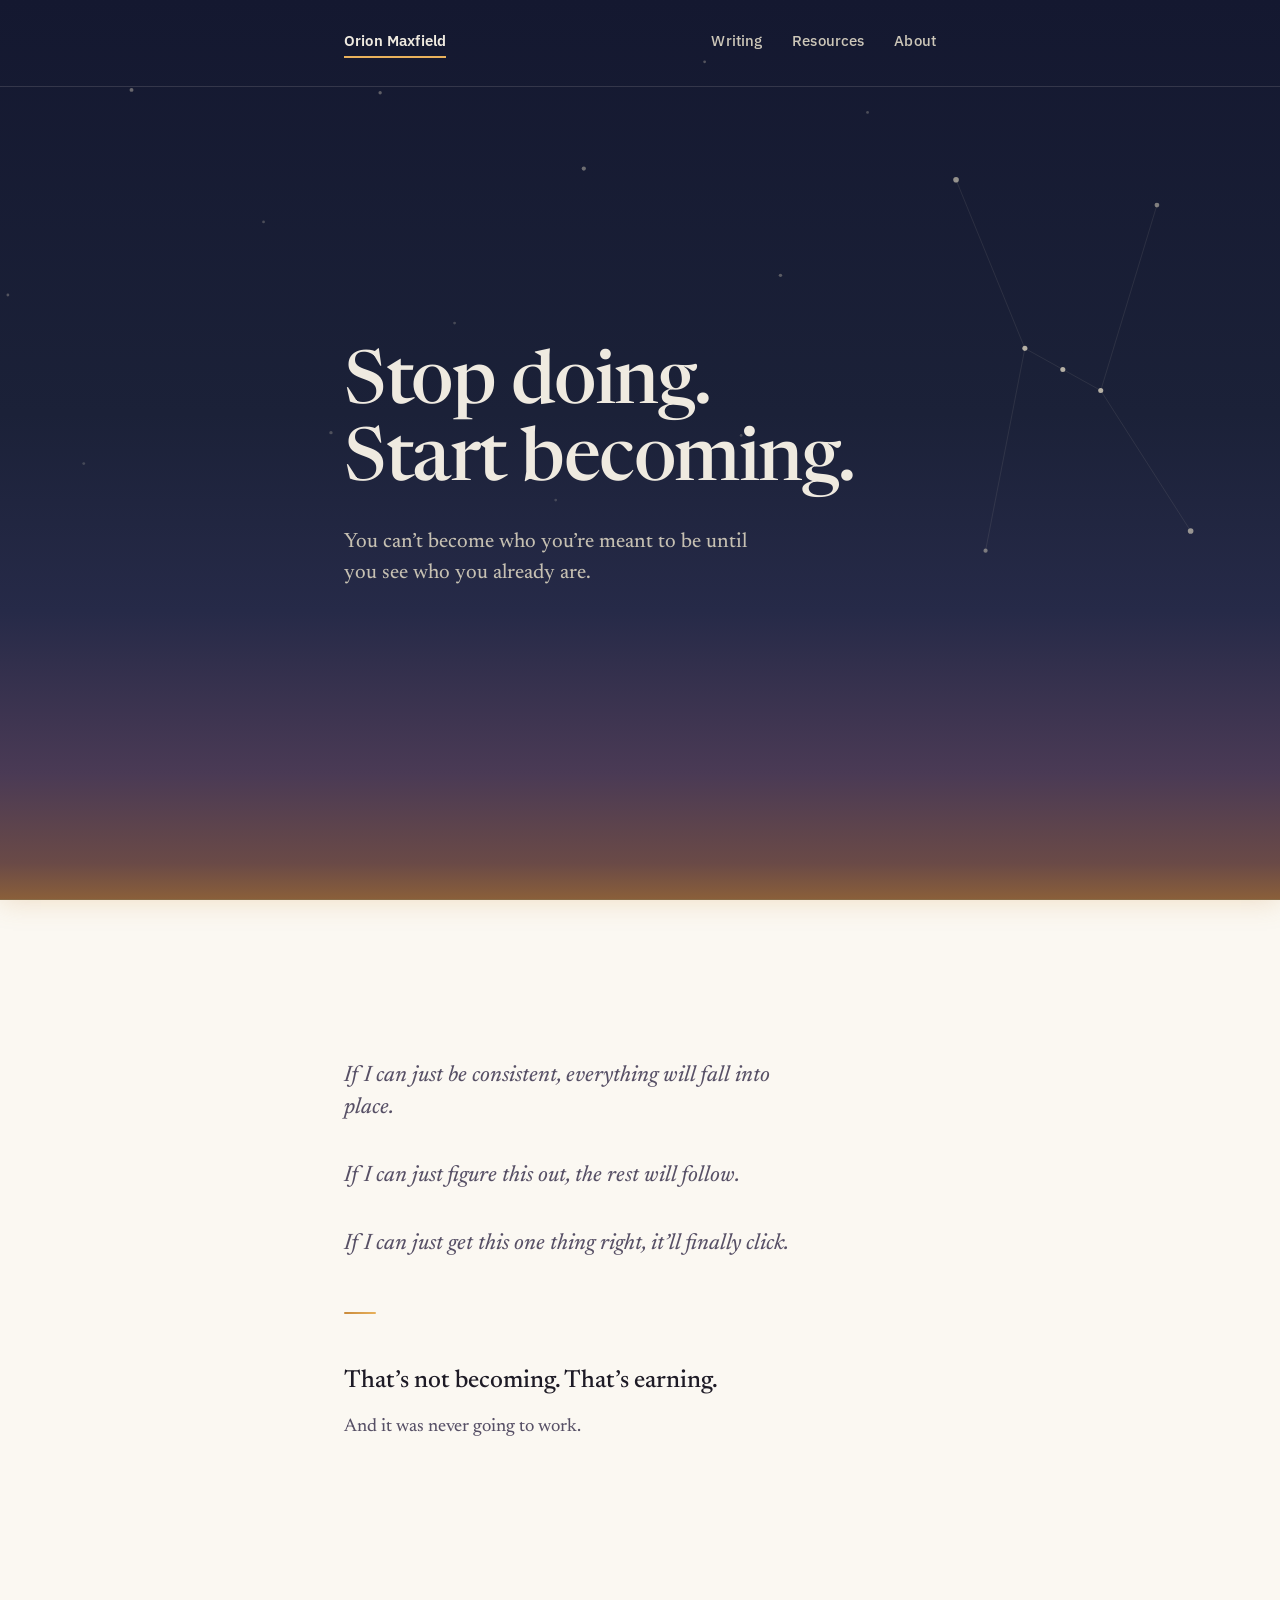
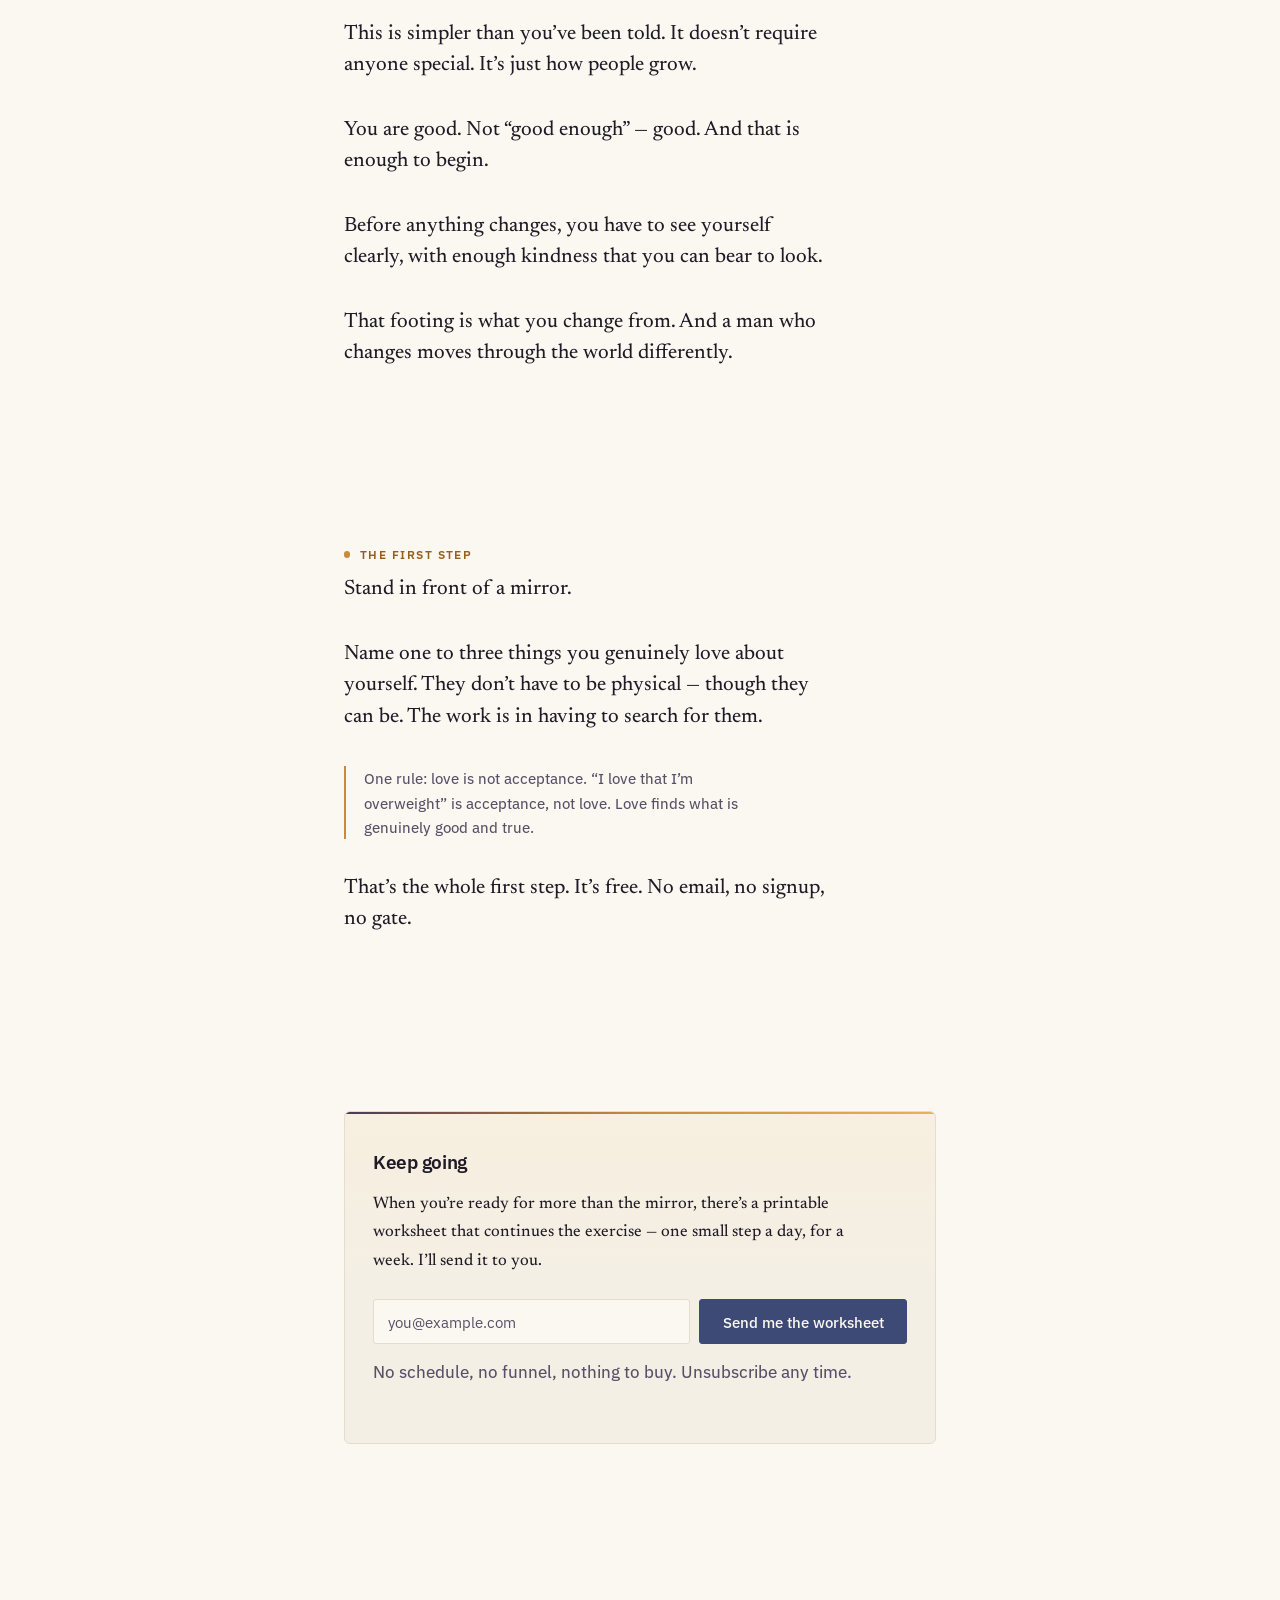
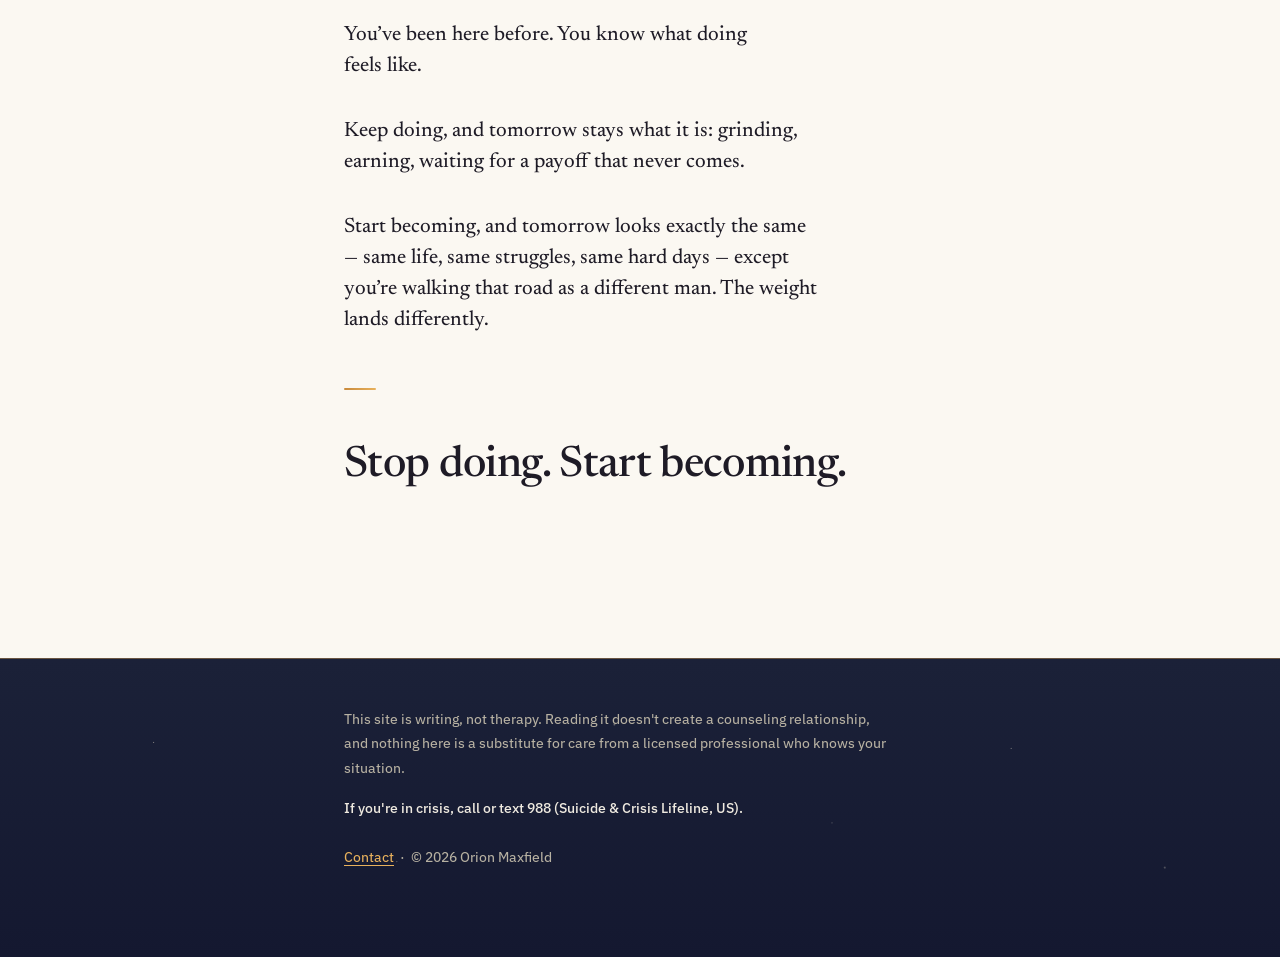
<file: index.html>
<!DOCTYPE html>
<html lang="en">
<head>
  <meta charset="utf-8">
  <meta name="viewport" content="width=device-width, initial-scale=1">
  <meta name="color-scheme" content="light dark">
  <title>Orion Maxfield</title>
  <meta name="description" content="Stop doing. Start becoming. You can't become who you're meant to be until you see who you already are.">
  <link rel="canonical" href="https://orionmaxfield.github.io/">
  <meta property="og:type" content="website">
  <meta property="og:site_name" content="Orion Maxfield">
  <meta property="og:title" content="Orion Maxfield">
  <meta property="og:description" content="Stop doing. Start becoming. You can't become who you're meant to be until you see who you already are.">
  <meta property="og:url" content="https://orionmaxfield.github.io/">
  <meta name="twitter:card" content="summary">
  <meta name="theme-color" content="#1B2138">
  <link rel="icon" href="favicon.svg" type="image/svg+xml">
  <link rel="preconnect" href="https://fonts.googleapis.com">
  <link rel="preconnect" href="https://fonts.gstatic.com" crossorigin>
  <link href="https://fonts.googleapis.com/css2?family=IBM+Plex+Sans:wght@400;500;600&family=Newsreader:ital,opsz,wght@0,6..72,400;0,6..72,500;1,6..72,400&display=swap" rel="stylesheet">
  <link rel="stylesheet" href="style.css">
</head>
<body class="home">

  <a class="skip" href="#main">Skip to content</a>

  <div class="sky">
    <!-- The night sky the page opens in. Orion is the brighter group,
         right of center; the belt is the same three stars as the favicon. -->
    <svg class="stars" viewBox="0 0 1200 640" preserveAspectRatio="xMidYMid slice" aria-hidden="true">
      <!-- Orion -->
      <g>
        <line x1="825" y1="128" x2="874" y2="248"/>
        <line x1="968" y1="146" x2="928" y2="278"/>
        <line x1="874" y1="248" x2="901" y2="263"/>
        <line x1="901" y1="263" x2="928" y2="278"/>
        <line x1="874" y1="248" x2="846" y2="392"/>
        <line x1="928" y1="278" x2="992" y2="378"/>
        <circle cx="825" cy="128" r="2"   opacity="0.6" class="tw"/>
        <circle cx="968" cy="146" r="1.7" opacity="0.5"/>
        <circle cx="874" cy="248" r="1.8" opacity="0.75"/>
        <circle cx="901" cy="263" r="1.8" opacity="0.75" class="tw-slow"/>
        <circle cx="928" cy="278" r="1.8" opacity="0.75"/>
        <circle cx="846" cy="392" r="1.5" opacity="0.45"/>
        <circle cx="992" cy="378" r="2"   opacity="0.6" class="tw-late"/>
      </g>
      <!-- scattered field -->
      <circle cx="72"   cy="90"  r="1.2" opacity="0.35"/>
      <circle cx="150"  cy="210" r="1"   opacity="0.28" class="tw-slow"/>
      <circle cx="238"  cy="64"  r="1.4" opacity="0.4"/>
      <circle cx="332"  cy="158" r="1"   opacity="0.25"/>
      <circle cx="415"  cy="66"  r="1.2" opacity="0.35" class="tw"/>
      <circle cx="468"  cy="230" r="1"   opacity="0.22"/>
      <circle cx="560"  cy="120" r="1.5" opacity="0.42"/>
      <circle cx="646"  cy="44"  r="1"   opacity="0.3"/>
      <circle cx="700"  cy="196" r="1.2" opacity="0.32" class="tw-late"/>
      <circle cx="762"  cy="80"  r="1"   opacity="0.26"/>
      <circle cx="1058" cy="82"  r="1.3" opacity="0.38"/>
      <circle cx="1120" cy="238" r="1"   opacity="0.28" class="tw"/>
      <circle cx="1166" cy="132" r="1.4" opacity="0.4"/>
      <circle cx="204"  cy="330" r="1"   opacity="0.2"/>
      <circle cx="380"  cy="308" r="1.2" opacity="0.25" class="tw-slow"/>
      <circle cx="540"  cy="356" r="1"   opacity="0.2"/>
      <circle cx="672"  cy="310" r="1"   opacity="0.22"/>
      <circle cx="1096" cy="352" r="1.2" opacity="0.24"/>
    </svg>

    <header class="masthead">
      <div class="wrap">
        <a class="wordmark" href="index.html">Orion Maxfield</a>
        <nav>
          <a href="writing.html">Writing</a>
          <a href="resources.html">Resources</a>
          <a href="about.html">About</a>
        </nav>
      </div>
    </header>

    <!-- BLOCK 1 — hero. These two lines, and nothing else, fill the first screen. -->
    <section class="hero">
      <div class="wrap">
        <h1 class="hero-title">Stop doing.<br>Start becoming.</h1>
        <p class="hero-sub">You can&rsquo;t become who you&rsquo;re meant to be
          until you see who you already are.</p>
      </div>
    </section>
  </div>

  <main id="main">

    <!-- BLOCK 2 — the cognitions. Each line is its own breath. -->
    <section class="block" aria-label="The thoughts">
      <div class="wrap">
        <p class="breath">If I can just be consistent, everything will fall into place.</p>
        <p class="breath">If I can just figure this out, the rest will follow.</p>
        <p class="breath">If I can just get this one thing right, it&rsquo;ll finally click.</p>
        <div class="beat" aria-hidden="true"></div>
        <p class="turn">That&rsquo;s not becoming. That&rsquo;s earning.</p>
        <p class="turn-after">And it was never going to work.</p>
      </div>
    </section>

    <!-- BLOCK 3 — the guide. See, stand, climb. No bio, no credentials. -->
    <section class="block" aria-label="How this works">
      <div class="wrap">
        <p class="step">This is simpler than you&rsquo;ve been told. It doesn&rsquo;t
          require anyone special. It&rsquo;s just how people grow.</p>
        <p class="step">You are good. Not &ldquo;good enough&rdquo; &mdash; good.
          And that is enough to begin.</p>
        <p class="step">Before anything changes, you have to see yourself clearly,
          with enough kindness that you can bear to look.</p>
        <p class="step">That footing is what you change from. And a man who changes
          moves through the world differently.</p>
      </div>
    </section>

    <!-- BLOCK 4 — the first step. Free. Never gate the first win. -->
    <section class="block" aria-label="The first step">
      <div class="wrap">
        <p class="pillar">The first step</p>
        <p class="step">Stand in front of a mirror.</p>
        <p class="step">Name one to three things you genuinely love about yourself.
          They don&rsquo;t have to be physical &mdash; though they can be.
          The work is in having to search for them.</p>
        <p class="aside">One rule: love is not acceptance. &ldquo;I love that
          I&rsquo;m overweight&rdquo; is acceptance, not love. Love finds what
          is genuinely good and true.</p>
        <p class="step">That&rsquo;s the whole first step. It&rsquo;s free.
          No email, no signup, no gate.</p>
      </div>
    </section>

    <!-- BLOCK 5 — the call to action. Quiet and low-pressure. -->
    <section class="block" aria-label="Keep going">
      <div class="wrap">
        <div class="signup">
          <h2>Keep going</h2>
          <p>When you&rsquo;re ready for more than the mirror, there&rsquo;s a
            printable worksheet that continues the exercise &mdash; one small
            step a day, for a week. I&rsquo;ll send it to you.</p>

          <!-- WIRING THIS UP: sign up with an email provider (MailerLite, Buttondown,
               Kit), then paste their form action URL below and rename the input if
               they require it. Until that's filled in, this form does not go anywhere. -->
          <form class="fields" action="PASTE_YOUR_PROVIDER_FORM_URL_HERE" method="post">
            <label for="email" style="position:absolute;left:-9999px">Email address</label>
            <input id="email" type="email" name="email" placeholder="you@example.com" required>
            <button type="submit">Send me the worksheet</button>
          </form>
          <p class="form-note">No schedule, no funnel, nothing to buy.
            Unsubscribe any time.</p>
        </div>
      </div>
    </section>

    <!-- BLOCK 6 — the close. Same road, different man. Not a fear pitch. -->
    <section class="block" aria-label="The close">
      <div class="wrap">
        <p class="step">You&rsquo;ve been here before. You know what doing
          feels like.</p>
        <p class="step">Keep doing, and tomorrow stays what it is: grinding,
          earning, waiting for a payoff that never comes.</p>
        <p class="step">Start becoming, and tomorrow looks exactly the same
          &mdash; same life, same struggles, same hard days &mdash; except
          you&rsquo;re walking that road as a different man. The weight lands
          differently.</p>
        <div class="beat" aria-hidden="true"></div>
        <p class="close-echo">Stop doing. Start becoming.</p>
      </div>
    </section>
  </main>

  <footer>
    <div class="wrap">
      <p class="disclaimer">This site is writing, not therapy. Reading it doesn't create a
        counseling relationship, and nothing here is a substitute for care from a licensed
        professional who knows your situation.</p>
      <p class="crisis">If you're in crisis, call or text 988 (Suicide &amp; Crisis Lifeline, US).</p>
      <p><a href="contact.html">Contact</a> &nbsp;·&nbsp; © 2026 Orion Maxfield</p>
    </div>
  </footer>

</body>
</html>
</file>
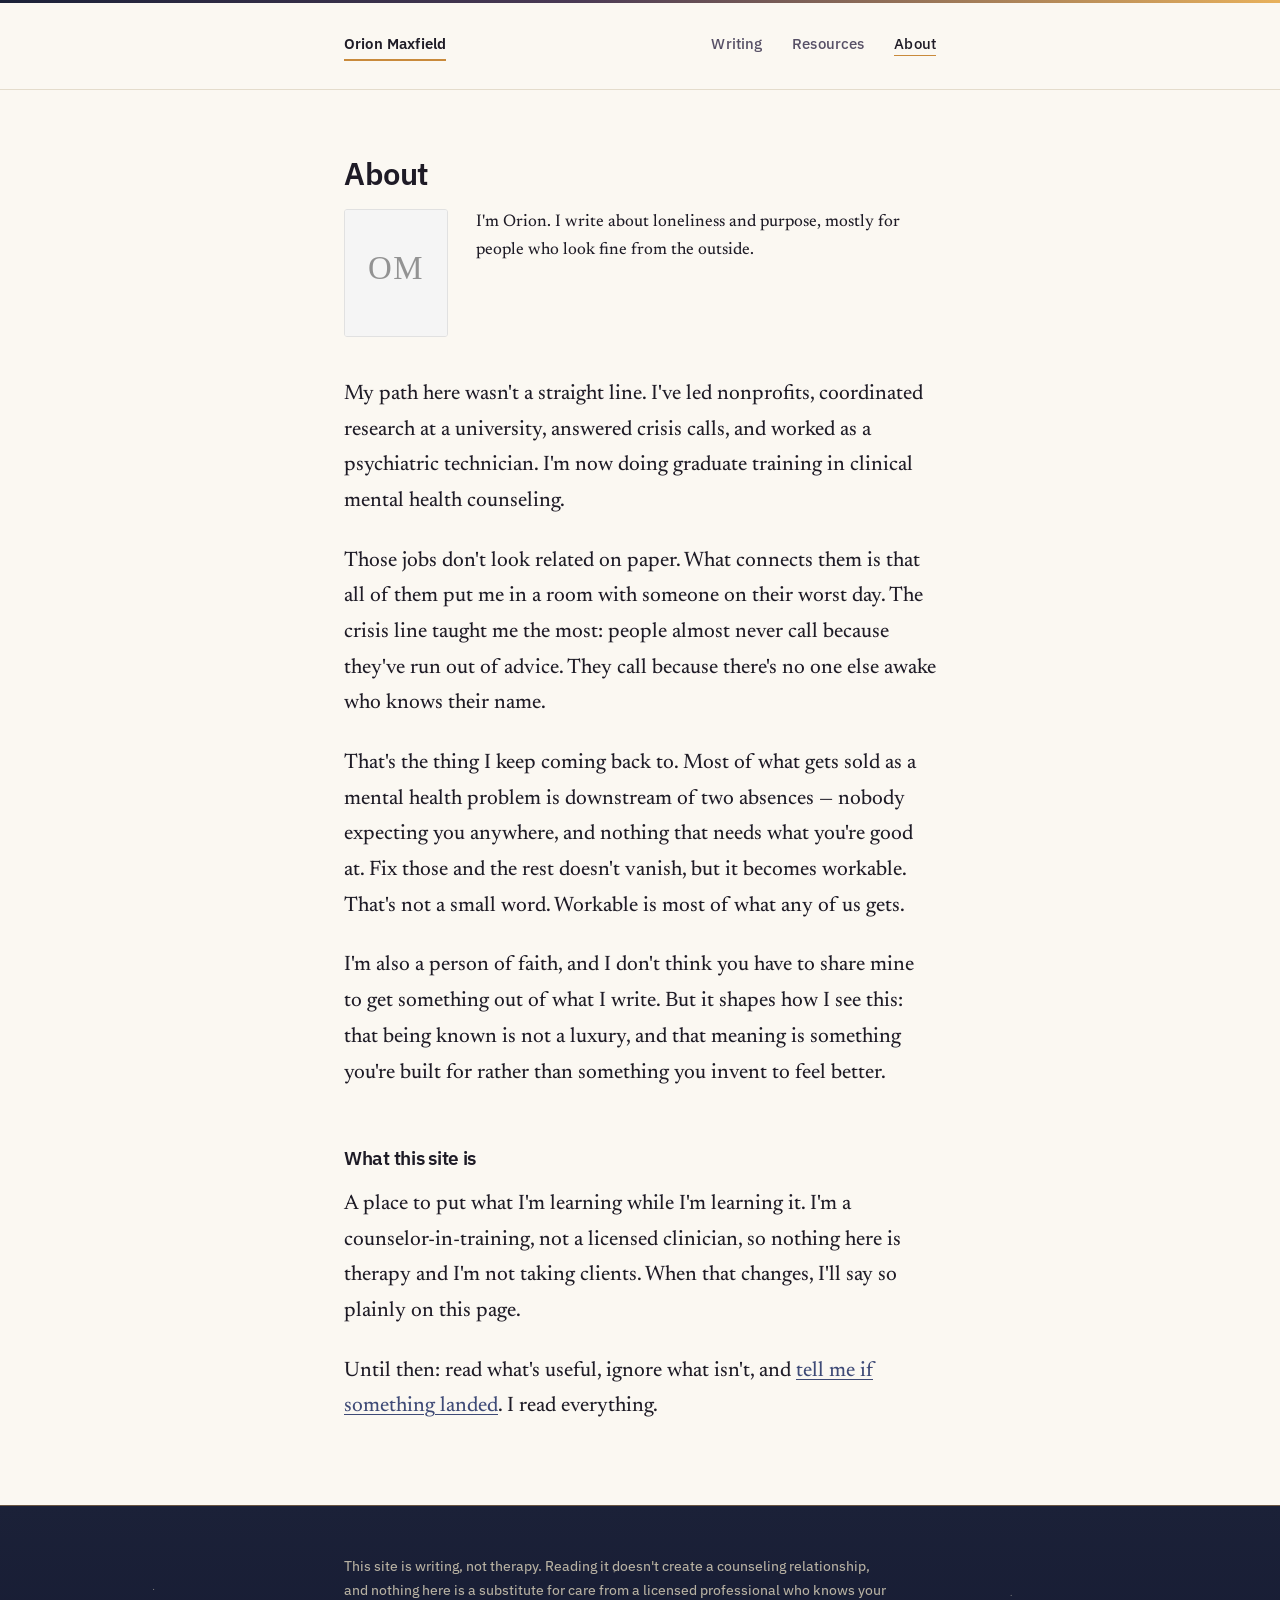
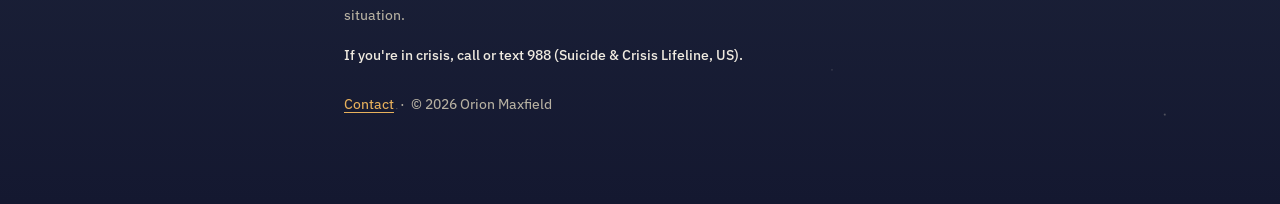
<file: about.html>
<!DOCTYPE html>
<html lang="en">
<head>
  <meta charset="utf-8">
  <meta name="viewport" content="width=device-width, initial-scale=1">
  <meta name="color-scheme" content="light dark">
  <title>About — Orion Maxfield</title>
  <meta name="description" content="Nonprofit leadership, research, crisis work, and now counselor training.">
  <link rel="canonical" href="https://orionmaxfield.github.io/about.html">
  <meta property="og:type" content="profile">
  <meta property="og:site_name" content="Orion Maxfield">
  <meta property="og:title" content="About — Orion Maxfield">
  <meta property="og:description" content="Nonprofit leadership, research, crisis work, and now counselor training.">
  <meta property="og:url" content="https://orionmaxfield.github.io/about.html">
  <meta name="twitter:card" content="summary">
  <meta name="theme-color" content="#FBF8F2" media="(prefers-color-scheme: light)">
  <meta name="theme-color" content="#11131D" media="(prefers-color-scheme: dark)">
  <link rel="icon" href="favicon.svg" type="image/svg+xml">
  <link rel="preconnect" href="https://fonts.googleapis.com">
  <link rel="preconnect" href="https://fonts.gstatic.com" crossorigin>
  <link href="https://fonts.googleapis.com/css2?family=IBM+Plex+Sans:wght@400;500;600&family=Newsreader:ital,opsz,wght@0,6..72,400;0,6..72,500;1,6..72,400&display=swap" rel="stylesheet">
  <link rel="stylesheet" href="style.css">
</head>
<body>

  <a class="skip" href="#main">Skip to content</a>

  <header class="masthead">
    <div class="wrap">
      <a class="wordmark" href="index.html">Orion Maxfield</a>
      <nav>
        <a href="writing.html">Writing</a>
        <a href="resources.html">Resources</a>
        <a href="about.html" aria-current="page">About</a>
      </nav>
    </div>
  </header>

  <main class="wrap" id="main">

    <h1>About</h1>

    <div class="strip" style="margin-bottom:2.5rem">
      <!-- Placeholder. Drop your photo in as portrait.jpg and change the src below. -->
      <img class="portrait" src="portrait.svg" alt="Orion Maxfield">
      <div>
        <p style="margin-bottom:0">I'm Orion. I write about loneliness and purpose,
          mostly for people who look fine from the outside.</p>
      </div>
    </div>

    <p>My path here wasn't a straight line. I've led nonprofits, coordinated research
      at a university, answered crisis calls, and worked as a psychiatric technician.
      I'm now doing graduate training in clinical mental health counseling.</p>

    <p>Those jobs don't look related on paper. What connects them is that all of them
      put me in a room with someone on their worst day. The crisis line taught me the
      most: people almost never call because they've run out of advice. They call
      because there's no one else awake who knows their name.</p>

    <p>That's the thing I keep coming back to. Most of what gets sold as a
      mental health problem is downstream of two absences &mdash; nobody expecting
      you anywhere, and nothing that needs what you're good at. Fix those and the
      rest doesn't vanish, but it becomes workable. That's not a small word. Workable
      is most of what any of us gets.</p>

    <p>I'm also a person of faith, and I don't think you have to share mine to get
      something out of what I write. But it shapes how I see this: that being known
      is not a luxury, and that meaning is something you're built for rather than
      something you invent to feel better.</p>

    <h2>What this site is</h2>

    <p>A place to put what I'm learning while I'm learning it. I'm a
      counselor-in-training, not a licensed clinician, so nothing here is therapy and
      I'm not taking clients. When that changes, I'll say so plainly on this page.</p>

    <p>Until then: read what's useful, ignore what isn't, and
      <a href="contact.html">tell me if something landed</a>. I read everything.</p>
  </main>

  <footer>
    <div class="wrap">
      <p class="disclaimer">This site is writing, not therapy. Reading it doesn't create a
        counseling relationship, and nothing here is a substitute for care from a licensed
        professional who knows your situation.</p>
      <p class="crisis">If you're in crisis, call or text 988 (Suicide &amp; Crisis Lifeline, US).</p>
      <p><a href="contact.html">Contact</a> &nbsp;·&nbsp; © 2026 Orion Maxfield</p>
    </div>
  </footer>

</body>
</html>
</file>
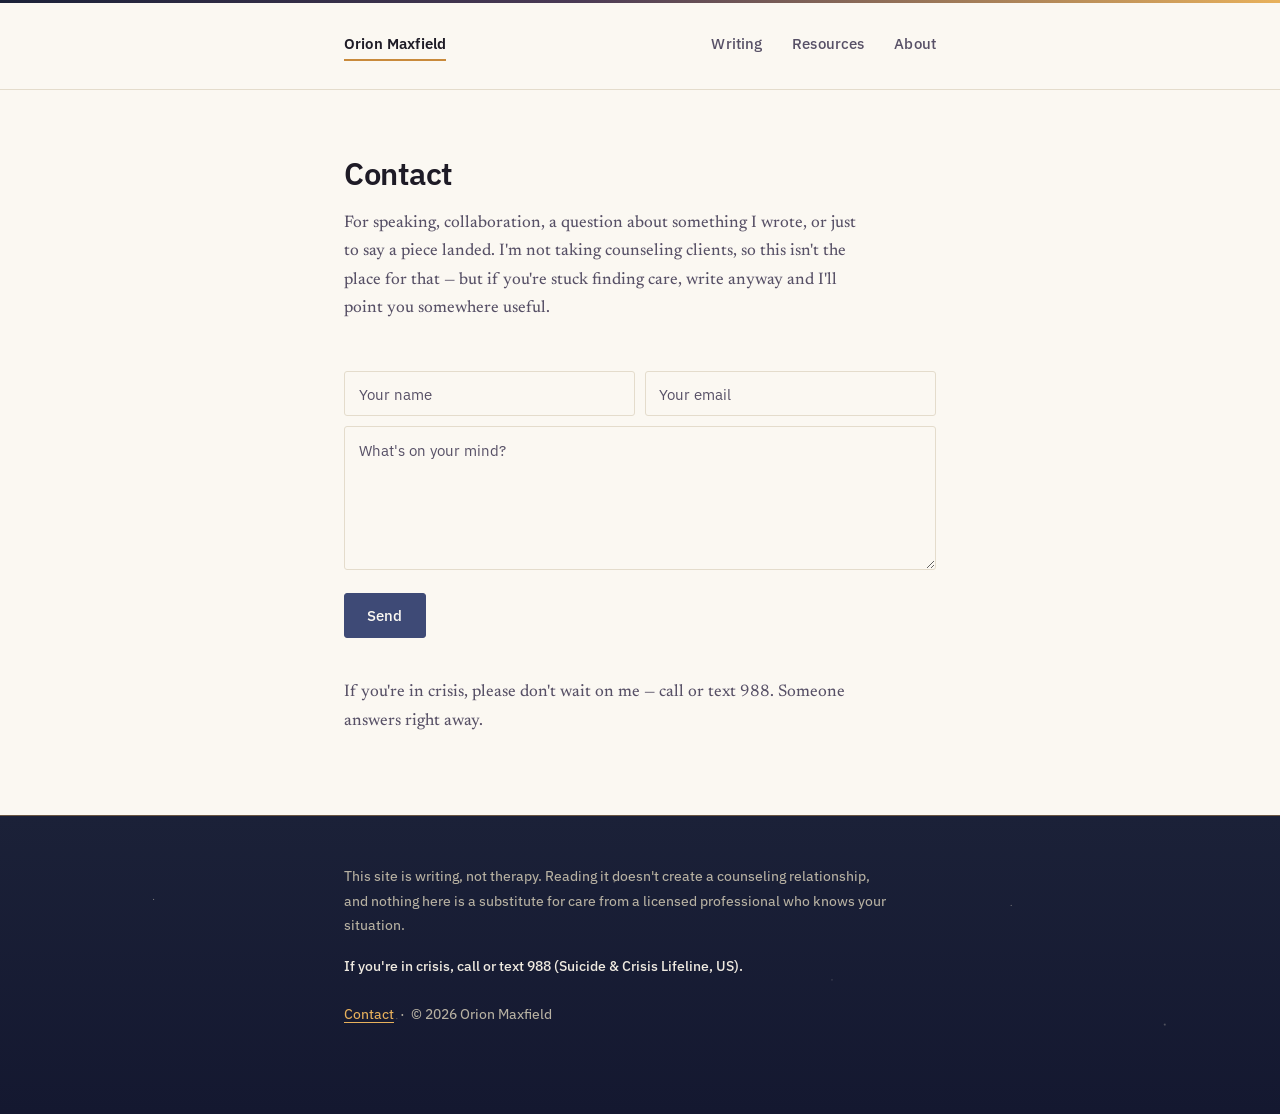
<file: contact.html>
<!DOCTYPE html>
<html lang="en">
<head>
  <meta charset="utf-8">
  <meta name="viewport" content="width=device-width, initial-scale=1">
  <meta name="color-scheme" content="light dark">
  <title>Contact — Orion Maxfield</title>
  <meta name="description" content="Get in touch about writing, speaking, or collaboration.">
  <link rel="canonical" href="https://orionmaxfield.github.io/contact.html">
  <meta property="og:type" content="website">
  <meta property="og:site_name" content="Orion Maxfield">
  <meta property="og:title" content="Contact — Orion Maxfield">
  <meta property="og:description" content="Get in touch about writing, speaking, or collaboration.">
  <meta property="og:url" content="https://orionmaxfield.github.io/contact.html">
  <meta name="twitter:card" content="summary">
  <meta name="theme-color" content="#FBF8F2" media="(prefers-color-scheme: light)">
  <meta name="theme-color" content="#11131D" media="(prefers-color-scheme: dark)">
  <link rel="icon" href="favicon.svg" type="image/svg+xml">
  <link rel="preconnect" href="https://fonts.googleapis.com">
  <link rel="preconnect" href="https://fonts.gstatic.com" crossorigin>
  <link href="https://fonts.googleapis.com/css2?family=IBM+Plex+Sans:wght@400;500;600&family=Newsreader:ital,opsz,wght@0,6..72,400;0,6..72,500;1,6..72,400&display=swap" rel="stylesheet">
  <link rel="stylesheet" href="style.css">
</head>
<body>

  <a class="skip" href="#main">Skip to content</a>

  <header class="masthead">
    <div class="wrap">
      <a class="wordmark" href="index.html">Orion Maxfield</a>
      <nav>
        <a href="writing.html">Writing</a>
        <a href="resources.html">Resources</a>
        <a href="about.html">About</a>
      </nav>
    </div>
  </header>

  <main class="wrap" id="main">

    <h1>Contact</h1>
    <p class="sub">For speaking, collaboration, a question about something I wrote, or
      just to say a piece landed. I'm not taking counseling clients, so this isn't the
      place for that &mdash; but if you're stuck finding care, write anyway and I'll
      point you somewhere useful.</p>

    <!-- WIRING THIS UP: GitHub Pages can't process forms on its own. Sign up at
         formspree.io (free tier), then paste your endpoint into the action below.
         Until you do, submitting this form goes nowhere and the message is lost. -->
    <form action="PASTE_YOUR_FORMSPREE_ENDPOINT_HERE" method="post" style="margin-top:3rem">
      <div class="fields" style="margin-bottom:0.6rem">
        <input type="text" name="name" placeholder="Your name" aria-label="Your name" required>
        <input type="email" name="email" placeholder="Your email" aria-label="Your email" required>
      </div>
      <textarea name="message" placeholder="What's on your mind?" aria-label="Your message" required></textarea>
      <div style="margin-top:0.6rem"><button type="submit">Send</button></div>
    </form>

    <!-- Add your address here and uncomment, so there's a way through that doesn't
         depend on the form provider:
    <p class="form-note">Or email me directly:
      <a href="mailto:you@yourdomain.com">you@yourdomain.com</a></p>
    -->

    <p class="sub" style="margin-top:2.5rem">If you're in crisis, please don't wait on
      me &mdash; call or text 988. Someone answers right away.</p>
  </main>

  <footer>
    <div class="wrap">
      <p class="disclaimer">This site is writing, not therapy. Reading it doesn't create a
        counseling relationship, and nothing here is a substitute for care from a licensed
        professional who knows your situation.</p>
      <p class="crisis">If you're in crisis, call or text 988 (Suicide &amp; Crisis Lifeline, US).</p>
      <p><a href="contact.html">Contact</a> &nbsp;·&nbsp; © 2026 Orion Maxfield</p>
    </div>
  </footer>

</body>
</html>
</file>
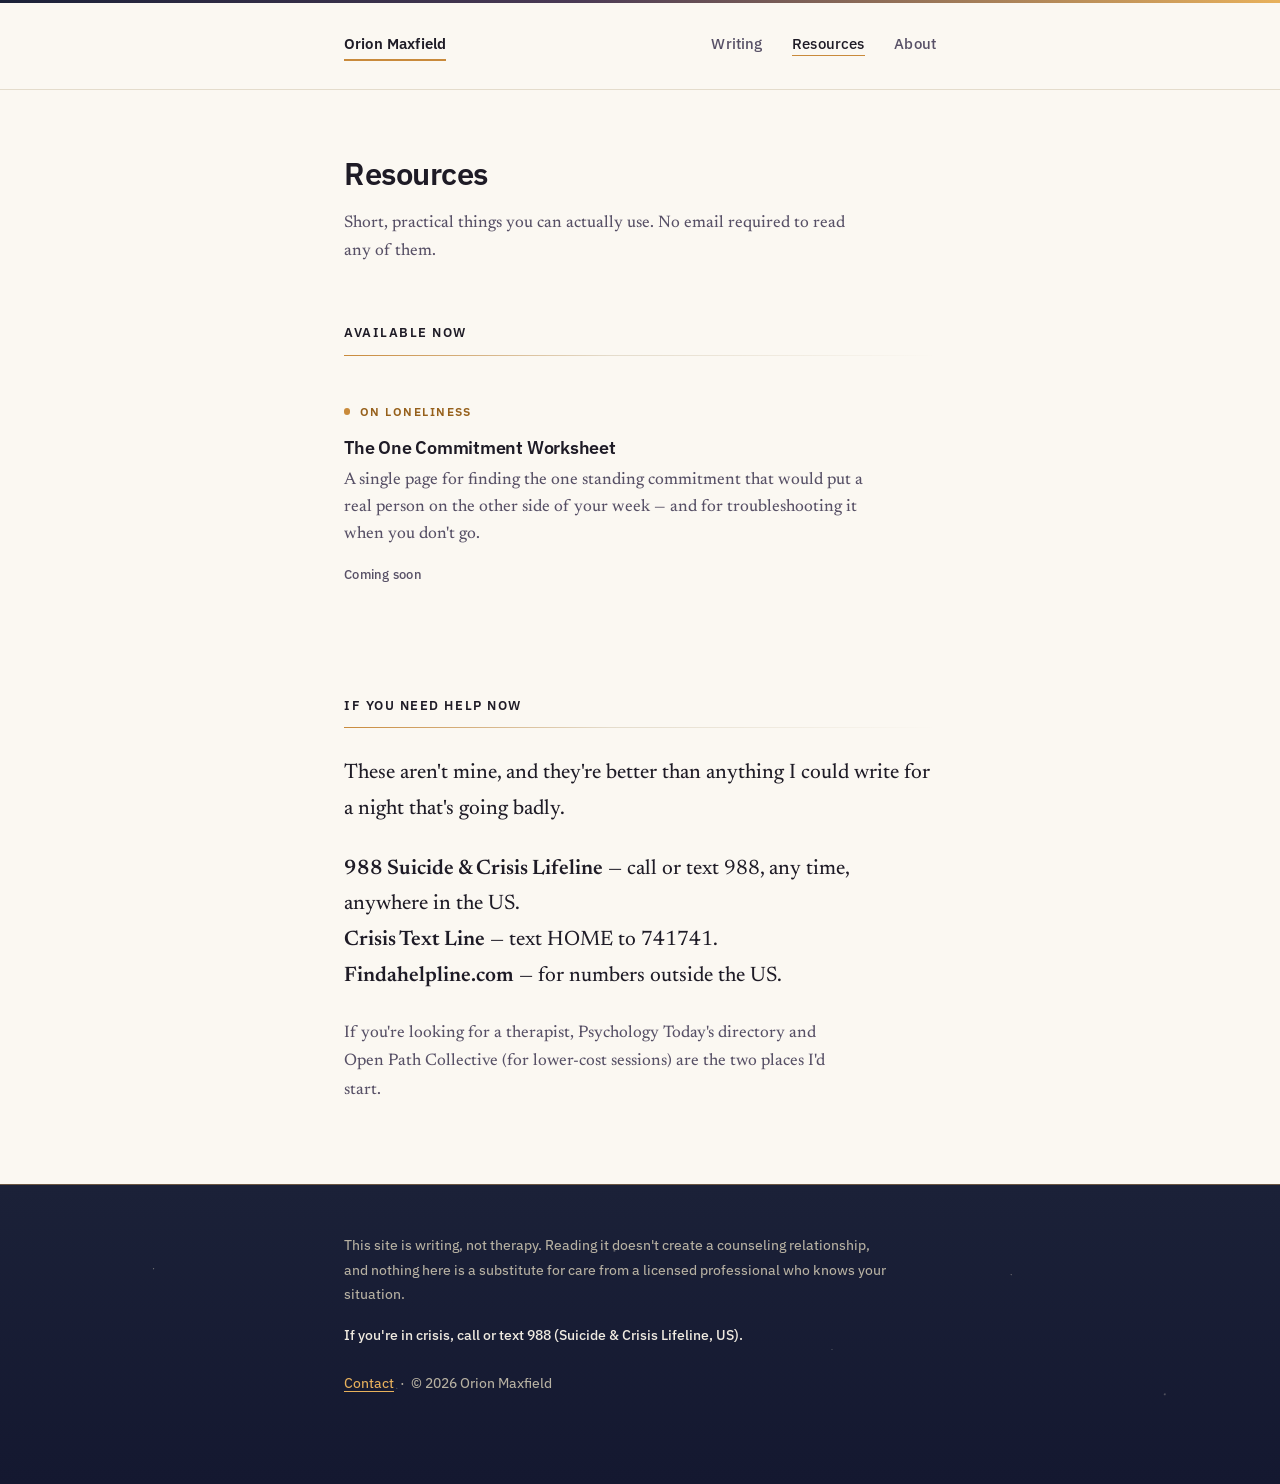
<file: resources.html>
<!DOCTYPE html>
<html lang="en">
<head>
  <meta charset="utf-8">
  <meta name="viewport" content="width=device-width, initial-scale=1">
  <meta name="color-scheme" content="light dark">
  <title>Resources — Orion Maxfield</title>
  <meta name="description" content="Practical tools for building connection and finding direction.">
  <link rel="canonical" href="https://orionmaxfield.github.io/resources.html">
  <meta property="og:type" content="website">
  <meta property="og:site_name" content="Orion Maxfield">
  <meta property="og:title" content="Resources — Orion Maxfield">
  <meta property="og:description" content="Practical tools for building connection and finding direction.">
  <meta property="og:url" content="https://orionmaxfield.github.io/resources.html">
  <meta name="twitter:card" content="summary">
  <meta name="theme-color" content="#FBF8F2" media="(prefers-color-scheme: light)">
  <meta name="theme-color" content="#11131D" media="(prefers-color-scheme: dark)">
  <link rel="icon" href="favicon.svg" type="image/svg+xml">
  <link rel="preconnect" href="https://fonts.googleapis.com">
  <link rel="preconnect" href="https://fonts.gstatic.com" crossorigin>
  <link href="https://fonts.googleapis.com/css2?family=IBM+Plex+Sans:wght@400;500;600&family=Newsreader:ital,opsz,wght@0,6..72,400;0,6..72,500;1,6..72,400&display=swap" rel="stylesheet">
  <link rel="stylesheet" href="style.css">
</head>
<body>

  <a class="skip" href="#main">Skip to content</a>

  <header class="masthead">
    <div class="wrap">
      <a class="wordmark" href="index.html">Orion Maxfield</a>
      <nav>
        <a href="writing.html">Writing</a>
        <a href="resources.html" aria-current="page">Resources</a>
        <a href="about.html">About</a>
      </nav>
    </div>
  </header>

  <main class="wrap" id="main">

    <h1>Resources</h1>
    <p class="sub">Short, practical things you can actually use. No email required
      to read any of them.</p>

    <section style="margin-top:3.5rem">
      <p class="section-label">Available now</p>
      <div class="entry">
        <span class="pillar">On loneliness</span>
        <a href="#">The One Commitment Worksheet</a>
        <p>A single page for finding the one standing commitment that would put a
          real person on the other side of your week &mdash; and for troubleshooting
          it when you don't go.</p>
        <span class="date">Coming soon</span>
      </div>
    </section>

    <section>
      <p class="section-label">If you need help now</p>
      <p style="margin-top:1.75rem">These aren't mine, and they're better than anything
        I could write for a night that's going badly.</p>
      <p><strong>988 Suicide &amp; Crisis Lifeline</strong> &mdash; call or text 988,
        any time, anywhere in the US.<br>
        <strong>Crisis Text Line</strong> &mdash; text HOME to 741741.<br>
        <strong>Findahelpline.com</strong> &mdash; for numbers outside the US.</p>
      <p class="sub">If you're looking for a therapist, Psychology Today's directory
        and Open Path Collective (for lower-cost sessions) are the two places I'd
        start.</p>
    </section>
  </main>

  <footer>
    <div class="wrap">
      <p class="disclaimer">This site is writing, not therapy. Reading it doesn't create a
        counseling relationship, and nothing here is a substitute for care from a licensed
        professional who knows your situation.</p>
      <p class="crisis">If you're in crisis, call or text 988 (Suicide &amp; Crisis Lifeline, US).</p>
      <p><a href="contact.html">Contact</a> &nbsp;·&nbsp; © 2026 Orion Maxfield</p>
    </div>
  </footer>

</body>
</html>
</file>
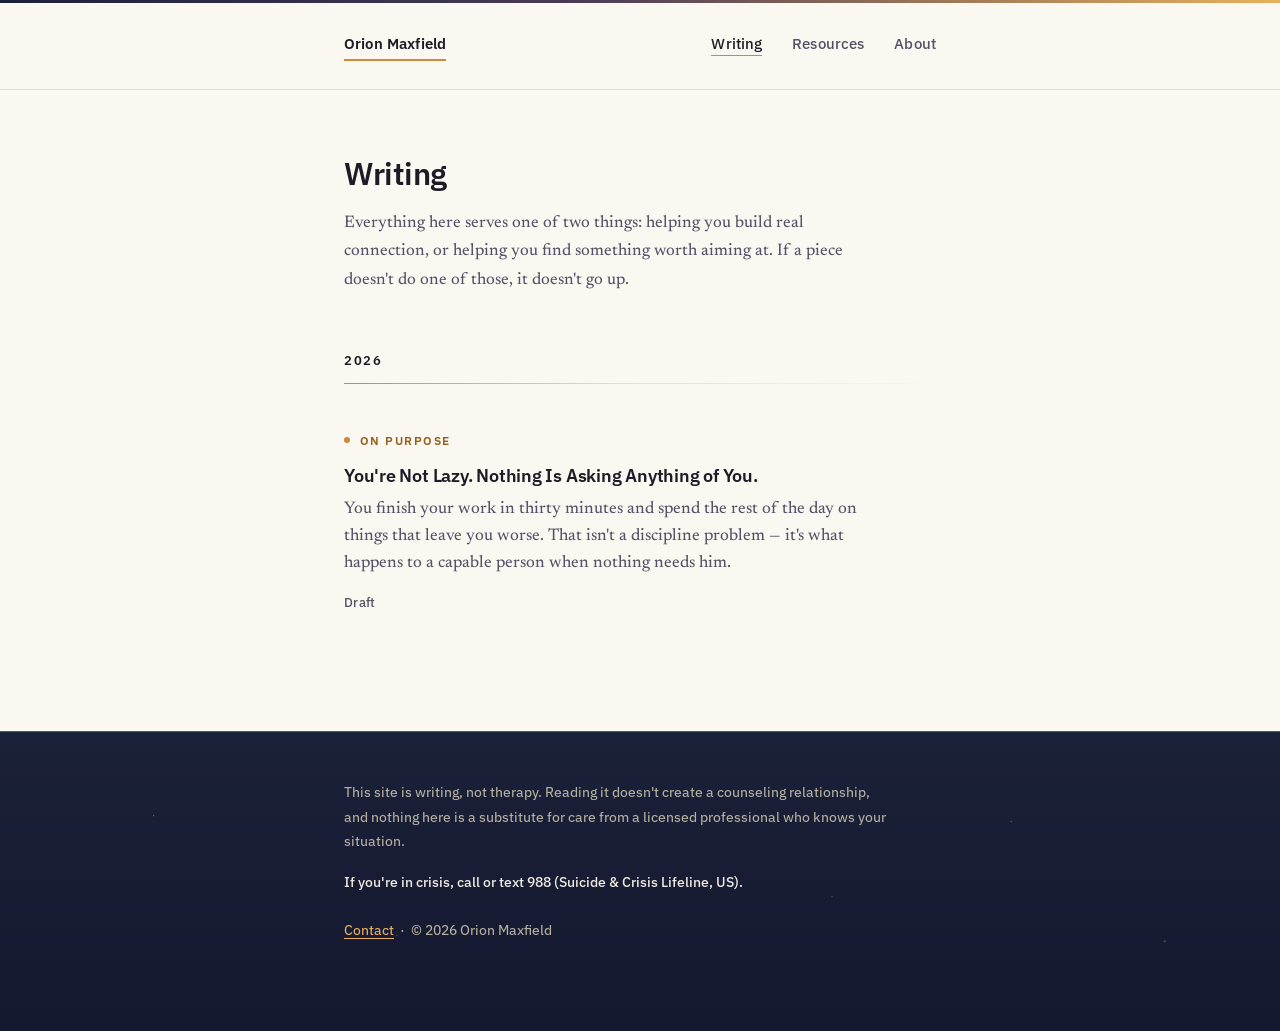
<file: writing.html>
<!DOCTYPE html>
<html lang="en">
<head>
  <meta charset="utf-8">
  <meta name="viewport" content="width=device-width, initial-scale=1">
  <meta name="color-scheme" content="light dark">
  <title>Writing — Orion Maxfield</title>
  <meta name="description" content="Essays on loneliness, purpose, and building a life that feels like your own.">
  <link rel="canonical" href="https://orionmaxfield.github.io/writing.html">
  <meta property="og:type" content="website">
  <meta property="og:site_name" content="Orion Maxfield">
  <meta property="og:title" content="Writing — Orion Maxfield">
  <meta property="og:description" content="Essays on loneliness, purpose, and building a life that feels like your own.">
  <meta property="og:url" content="https://orionmaxfield.github.io/writing.html">
  <meta name="twitter:card" content="summary">
  <meta name="theme-color" content="#FBF8F2" media="(prefers-color-scheme: light)">
  <meta name="theme-color" content="#11131D" media="(prefers-color-scheme: dark)">
  <link rel="icon" href="favicon.svg" type="image/svg+xml">
  <link rel="preconnect" href="https://fonts.googleapis.com">
  <link rel="preconnect" href="https://fonts.gstatic.com" crossorigin>
  <link href="https://fonts.googleapis.com/css2?family=IBM+Plex+Sans:wght@400;500;600&family=Newsreader:ital,opsz,wght@0,6..72,400;0,6..72,500;1,6..72,400&display=swap" rel="stylesheet">
  <link rel="stylesheet" href="style.css">
</head>
<body>

  <a class="skip" href="#main">Skip to content</a>

  <header class="masthead">
    <div class="wrap">
      <a class="wordmark" href="index.html">Orion Maxfield</a>
      <nav>
        <a href="writing.html" aria-current="page">Writing</a>
        <a href="resources.html">Resources</a>
        <a href="about.html">About</a>
      </nav>
    </div>
  </header>

  <main class="wrap" id="main">

    <h1>Writing</h1>
    <p class="sub">Everything here serves one of two things: helping you build real
      connection, or helping you find something worth aiming at. If a piece doesn't
      do one of those, it doesn't go up.</p>

    <section style="margin-top:3.5rem">
      <p class="section-label">2026</p>

      <!-- Copy this block for each new piece. Newest at the top. -->
      <div class="entry">
        <span class="pillar">On purpose</span>
        <a href="writing/not-lazy.html">You're Not Lazy. Nothing Is Asking Anything of You.</a>
        <p>You finish your work in thirty minutes and spend the rest of the day
          on things that leave you worse. That isn't a discipline problem &mdash;
          it's what happens to a capable person when nothing needs him.</p>
        <span class="date">Draft</span>
      </div>
    </section>
  </main>

  <footer>
    <div class="wrap">
      <p class="disclaimer">This site is writing, not therapy. Reading it doesn't create a
        counseling relationship, and nothing here is a substitute for care from a licensed
        professional who knows your situation.</p>
      <p class="crisis">If you're in crisis, call or text 988 (Suicide &amp; Crisis Lifeline, US).</p>
      <p><a href="contact.html">Contact</a> &nbsp;·&nbsp; © 2026 Orion Maxfield</p>
    </div>
  </footer>

</body>
</html>
</file>
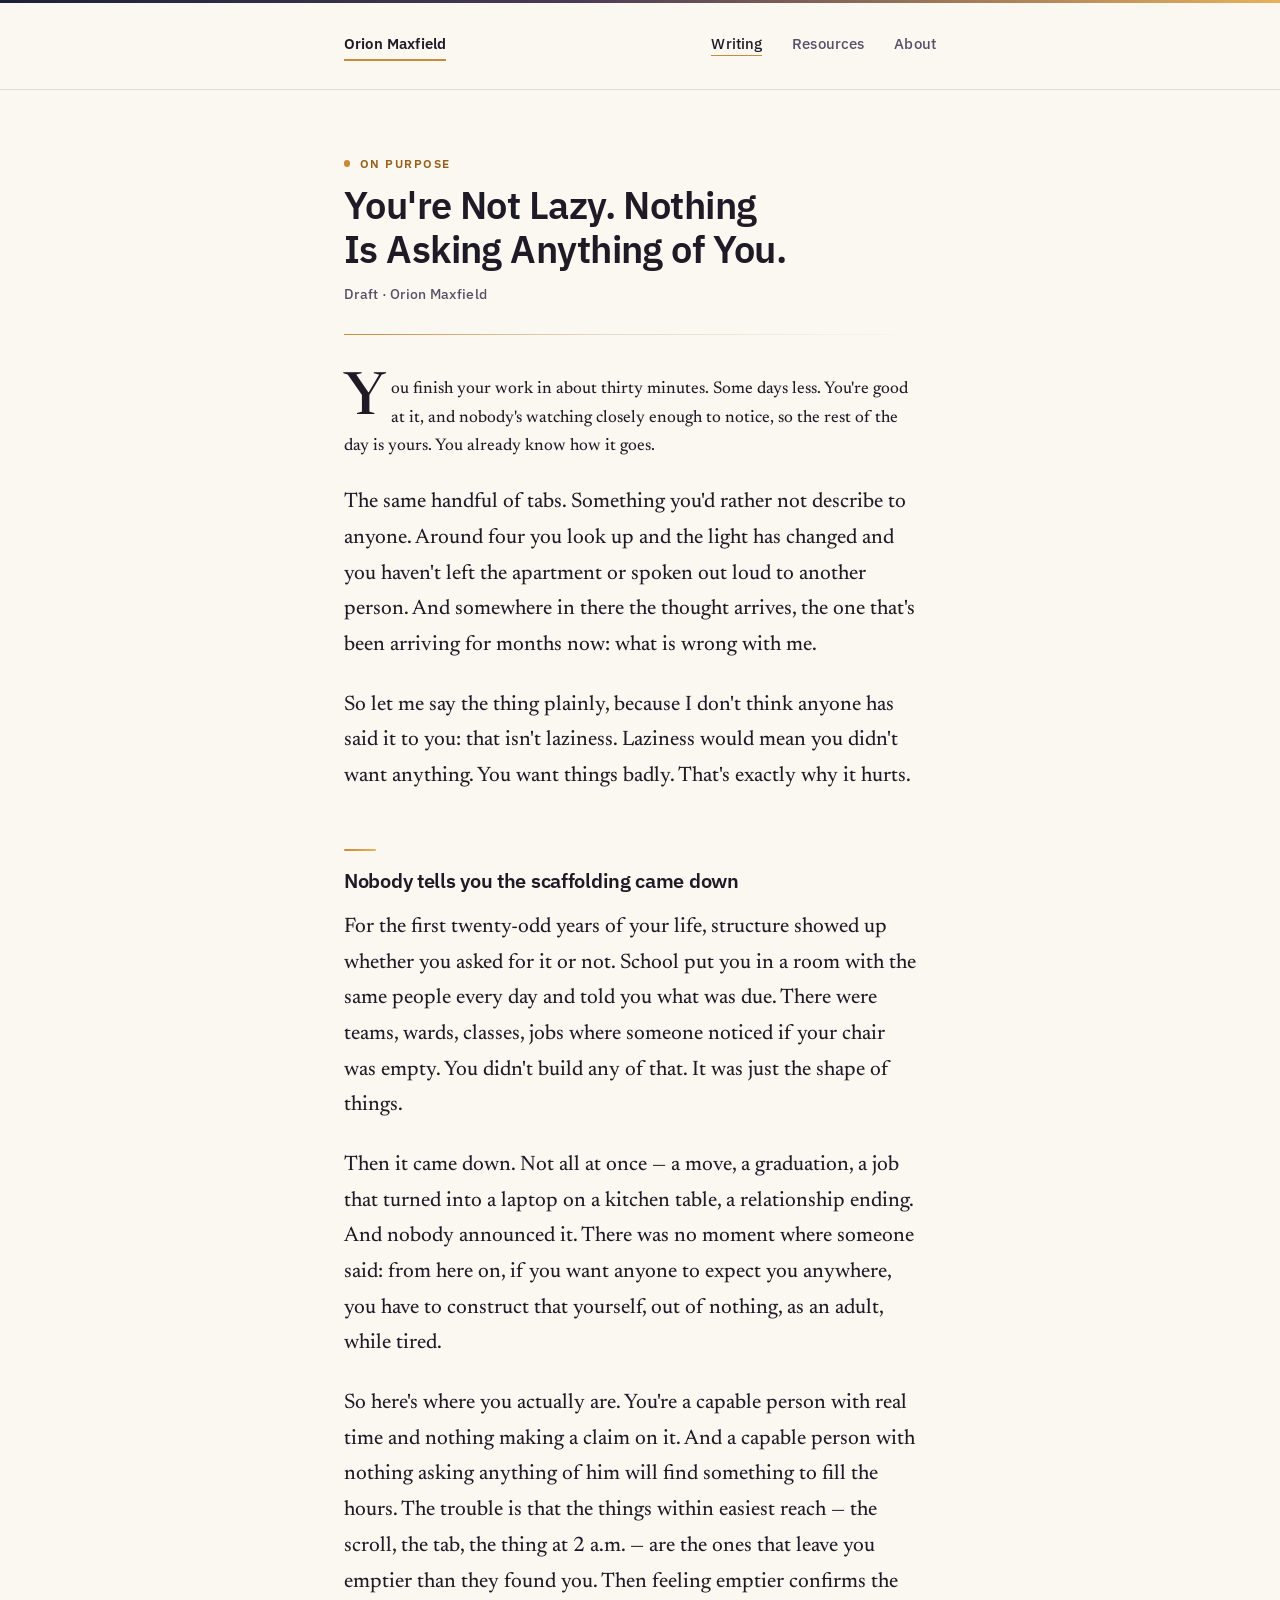
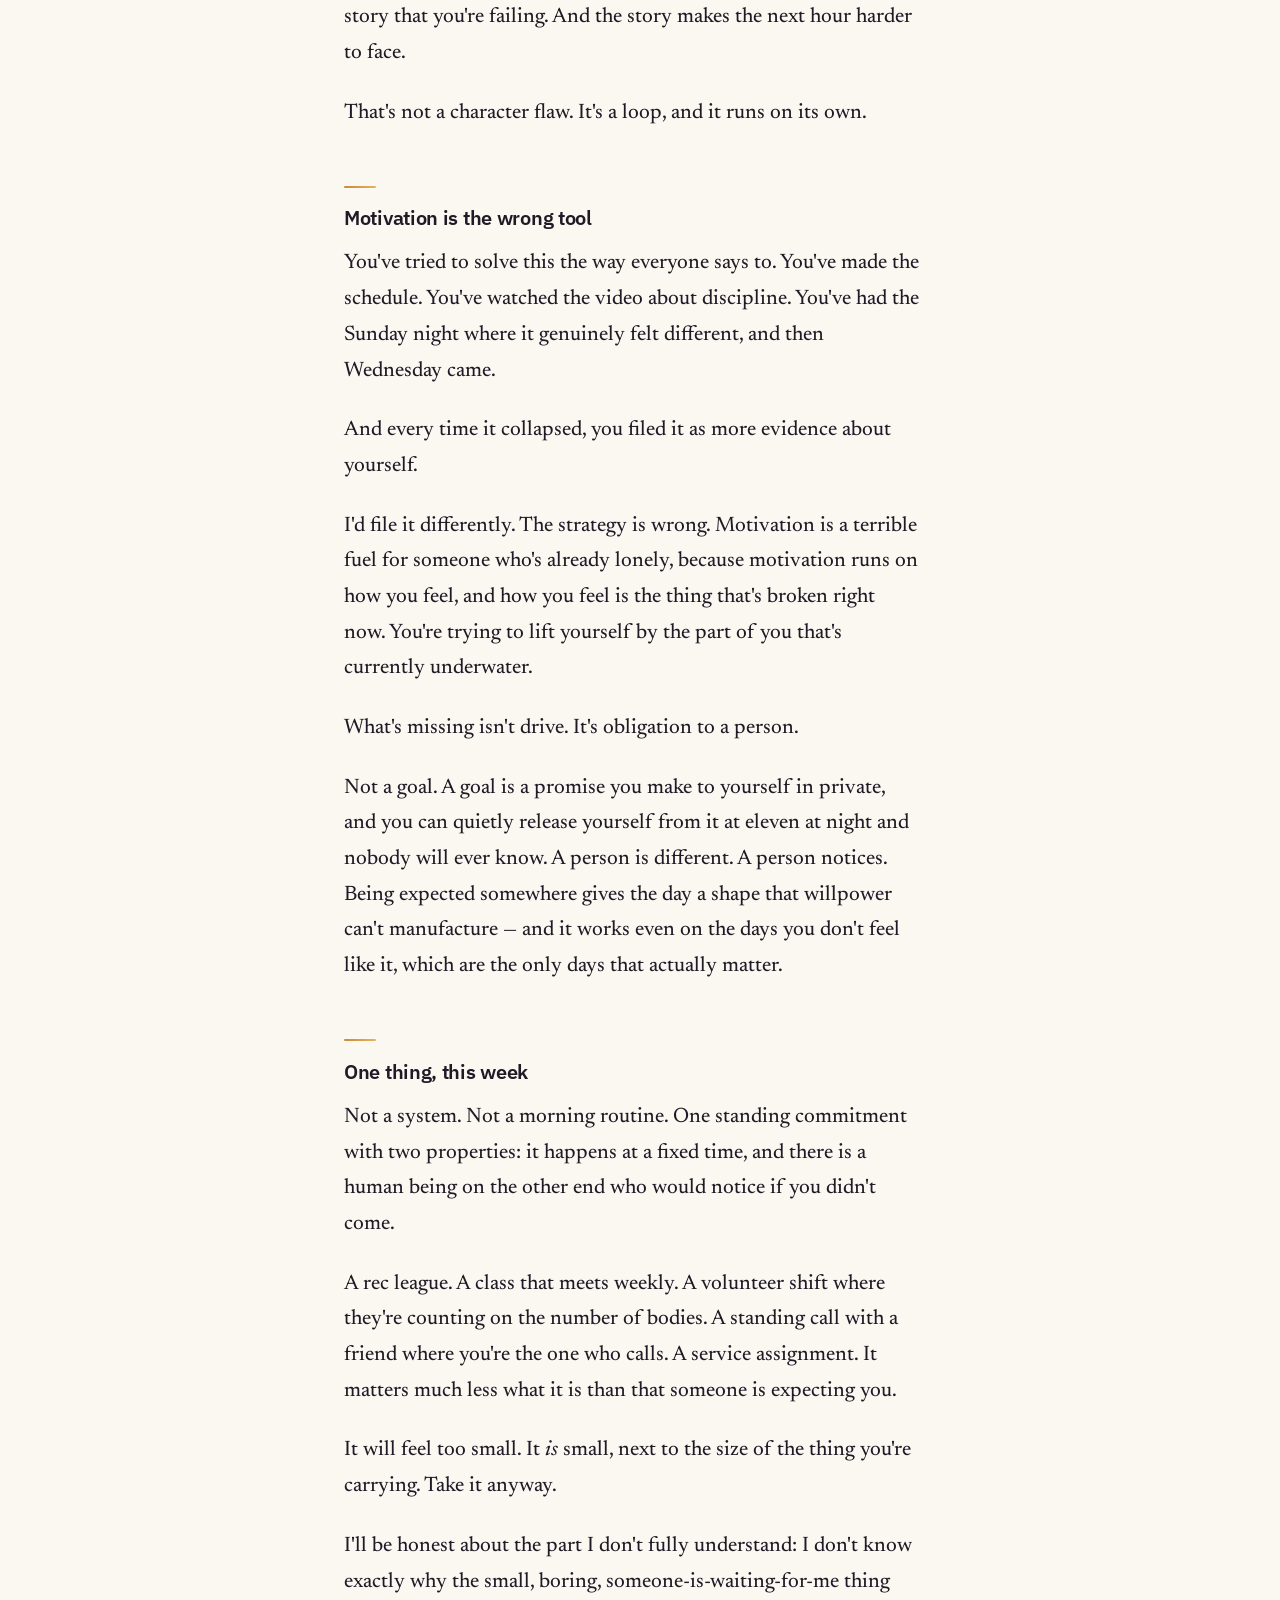
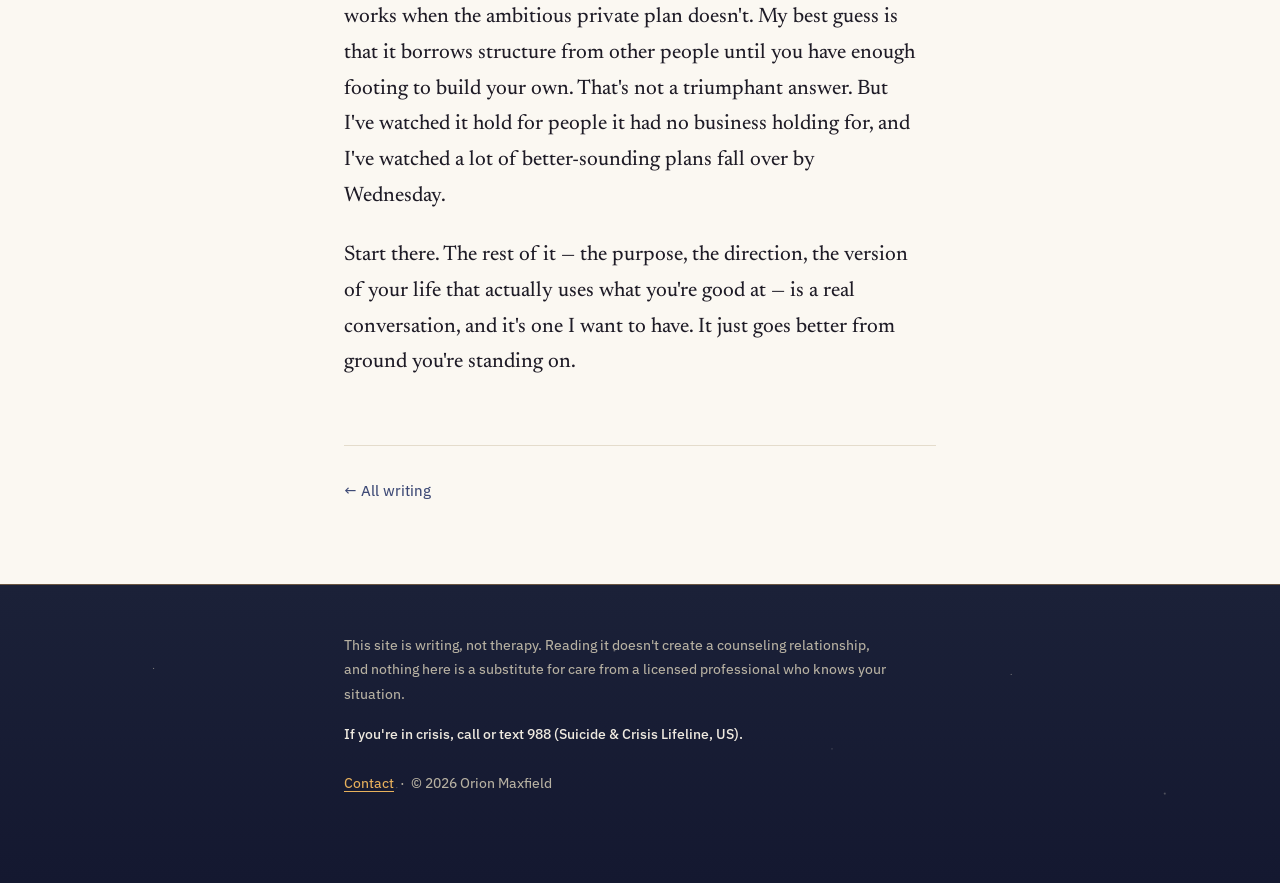
<file: writing/not-lazy.html>
<!DOCTYPE html>
<html lang="en">
<head>
  <meta charset="utf-8">
  <meta name="viewport" content="width=device-width, initial-scale=1">
  <meta name="color-scheme" content="light dark">
  <title>You're Not Lazy. Nothing Is Asking Anything of You. — Orion Maxfield</title>
  <meta name="description" content="Why capable people stall out when nothing needs them, and the smallest thing that works.">
  <link rel="canonical" href="https://orionmaxfield.github.io/writing/not-lazy.html">
  <meta property="og:type" content="article">
  <meta property="og:site_name" content="Orion Maxfield">
  <meta property="og:title" content="You're Not Lazy. Nothing Is Asking Anything of You.">
  <meta property="og:description" content="Why capable people stall out when nothing needs them, and the smallest thing that works.">
  <meta property="og:url" content="https://orionmaxfield.github.io/writing/not-lazy.html">
  <meta property="article:author" content="Orion Maxfield">
  <meta name="twitter:card" content="summary">
  <meta name="theme-color" content="#FBF8F2" media="(prefers-color-scheme: light)">
  <meta name="theme-color" content="#11131D" media="(prefers-color-scheme: dark)">
  <link rel="icon" href="../favicon.svg" type="image/svg+xml">
  <link rel="preconnect" href="https://fonts.googleapis.com">
  <link rel="preconnect" href="https://fonts.gstatic.com" crossorigin>
  <link href="https://fonts.googleapis.com/css2?family=IBM+Plex+Sans:wght@400;500;600&family=Newsreader:ital,opsz,wght@0,6..72,400;0,6..72,500;1,6..72,400&display=swap" rel="stylesheet">
  <link rel="stylesheet" href="../style.css">
</head>
<body>

  <a class="skip" href="#main">Skip to content</a>

  <header class="masthead">
    <div class="wrap">
      <a class="wordmark" href="../index.html">Orion Maxfield</a>
      <nav>
        <a href="../writing.html" aria-current="page">Writing</a>
        <a href="../resources.html">Resources</a>
        <a href="../about.html">About</a>
      </nav>
    </div>
  </header>

  <main class="wrap" id="main">

    <article>
      <span class="pillar">On purpose</span>
      <h1>You're Not Lazy. Nothing Is Asking Anything of You.</h1>
      <p class="byline">Draft &middot; Orion Maxfield</p>

      <p>You finish your work in about thirty minutes. Some days less. You're good at
        it, and nobody's watching closely enough to notice, so the rest of the day is
        yours. You already know how it goes.</p>

      <p>The same handful of tabs. Something you'd rather not describe to anyone.
        Around four you look up and the light has changed and you haven't left the
        apartment or spoken out loud to another person. And somewhere in there the
        thought arrives, the one that's been arriving for months now: what is wrong
        with me.</p>

      <p>So let me say the thing plainly, because I don't think anyone has said it to
        you: that isn't laziness. Laziness would mean you didn't want anything. You
        want things badly. That's exactly why it hurts.</p>

      <h2>Nobody tells you the scaffolding came down</h2>

      <p>For the first twenty-odd years of your life, structure showed up whether you
        asked for it or not. School put you in a room with the same people every day
        and told you what was due. There were teams, wards, classes, jobs where
        someone noticed if your chair was empty. You didn't build any of that. It was
        just the shape of things.</p>

      <p>Then it came down. Not all at once &mdash; a move, a graduation, a job that
        turned into a laptop on a kitchen table, a relationship ending. And nobody
        announced it. There was no moment where someone said: from here on, if you
        want anyone to expect you anywhere, you have to construct that yourself, out
        of nothing, as an adult, while tired.</p>

      <p>So here's where you actually are. You're a capable person with real time and
        nothing making a claim on it. And a capable person with nothing asking anything
        of him will find something to fill the hours. The trouble is that the things
        within easiest reach &mdash; the scroll, the tab, the thing at 2 a.m. &mdash;
        are the ones that leave you emptier than they found you. Then feeling emptier
        confirms the story that you're failing. And the story makes the next hour
        harder to face.</p>

      <p>That's not a character flaw. It's a loop, and it runs on its own.</p>

      <h2>Motivation is the wrong tool</h2>

      <p>You've tried to solve this the way everyone says to. You've made the schedule.
        You've watched the video about discipline. You've had the Sunday night where it
        genuinely felt different, and then Wednesday came.</p>

      <p>And every time it collapsed, you filed it as more evidence about yourself.</p>

      <p>I'd file it differently. The strategy is wrong. Motivation is a terrible fuel
        for someone who's already lonely, because motivation runs on how you feel, and
        how you feel is the thing that's broken right now. You're trying to lift
        yourself by the part of you that's currently underwater.</p>

      <p>What's missing isn't drive. It's obligation to a person.</p>

      <p>Not a goal. A goal is a promise you make to yourself in private, and you can
        quietly release yourself from it at eleven at night and nobody will ever know.
        A person is different. A person notices. Being expected somewhere gives the day
        a shape that willpower can't manufacture &mdash; and it works even on the days
        you don't feel like it, which are the only days that actually matter.</p>

      <h2>One thing, this week</h2>

      <p>Not a system. Not a morning routine. One standing commitment with two
        properties: it happens at a fixed time, and there is a human being on the other
        end who would notice if you didn't come.</p>

      <p>A rec league. A class that meets weekly. A volunteer shift where they're
        counting on the number of bodies. A standing call with a friend where you're
        the one who calls. A service assignment. It matters much less what it is than
        that someone is expecting you.</p>

      <p>It will feel too small. It <em>is</em> small, next to the size of the thing
        you're carrying. Take it anyway.</p>

      <p>I'll be honest about the part I don't fully understand: I don't know exactly
        why the small, boring, someone-is-waiting-for-me thing works when the ambitious
        private plan doesn't. My best guess is that it borrows structure from other
        people until you have enough footing to build your own. That's not a triumphant
        answer. But I've watched it hold for people it had no business holding for,
        and I've watched a lot of better-sounding plans fall over by Wednesday.</p>

      <p>Start there. The rest of it &mdash; the purpose, the direction, the version of
        your life that actually uses what you're good at &mdash; is a real conversation,
        and it's one I want to have. It just goes better from ground you're standing on.</p>
    </article>

    <p class="next"><a href="../writing.html">&larr; All writing</a></p>
  </main>

  <footer>
    <div class="wrap">
      <p class="disclaimer">This site is writing, not therapy. Reading it doesn't create a
        counseling relationship, and nothing here is a substitute for care from a licensed
        professional who knows your situation.</p>
      <p class="crisis">If you're in crisis, call or text 988 (Suicide &amp; Crisis Lifeline, US).</p>
      <p><a href="../contact.html">Contact</a> &nbsp;·&nbsp; © 2026 Orion Maxfield</p>
    </div>
  </footer>

</body>
</html>
</file>
<file: style.css>
/* ==========================================================================
   Orion Maxfield — site styles

   One stylesheet for every page. Change it here and it changes everywhere;
   don't paste CSS back into the individual HTML files.

   The visual idea: night into dawn. The home page opens in an indigo night
   sky — a faint Orion in it — and warms into cream paper as you scroll.
   Every page ends on a night-band footer where the crisis line is the lit
   thing in the dark. Dark mode is the night expression of the same site,
   not an inverted one.
   ========================================================================== */

:root {
  /* Night band (the sky) */
  --night: #1B2138;
  --night-deep: #141830;
  --night-dusk: #4A3A55;        /* mauve step in the dawn gradient */
  --on-night: #EFEAE0;          /* text on the night band */
  --on-night-soft: #C6C0B2;
  --star: #E8DFC8;

  /* Daylight (the page) */
  --paper: #FBF8F2;
  --paper-raised: #F4EFE5;
  --ink: #1E1B26;
  --ink-soft: #575066;
  --rule: #E4DCCC;

  /* Interactive: indigo. Decorative warmth: amber. Amber never carries
     meaning by itself — links and buttons stay indigo in light mode. */
  --accent: #3E4A76;
  --accent-strong: #2E3A64;
  --on-accent: #FBF8F2;
  --dawn: #C98A3B;
  --dawn-soft: #E8B15C;
  --dawn-deep: #96601B;         /* amber dark enough to be text on paper */

  --shell: 40rem;   /* masthead, footer, list pages */
  --measure: 36rem; /* long-form prose sits slightly narrower */

  --serif: "Newsreader", Georgia, "Times New Roman", serif;
  --sans: "IBM Plex Sans", system-ui, -apple-system, sans-serif;

  --ease: 150ms ease;
}

/* Night mode: the paper itself becomes sky, and amber becomes the
   interactive color — warm light against the dark. */
@media (prefers-color-scheme: dark) {
  :root {
    --night: #141726;
    --night-deep: #10121E;
    --night-dusk: #3A3048;
    --on-night: #EFEAE0;
    --on-night-soft: #C6C0B2;
    --star: #E8DFC8;

    --paper: #11131D;
    --paper-raised: #1A1E2E;
    --ink: #EDE8DD;
    --ink-soft: #A9A296;
    --rule: #262B40;

    --accent: #E0AC5E;
    --accent-strong: #EDC286;
    --on-accent: #11131D;
    --dawn: #C98A3B;
    --dawn-soft: #E8B15C;
    --dawn-deep: #E0AC5E;
  }
}

/* --------------------------------------------------------------- base --- */

*, *::before, *::after { box-sizing: border-box; }

html {
  background: var(--paper);
  color-scheme: light dark;
  -webkit-text-size-adjust: 100%;
}

body {
  margin: 0;
  background: var(--paper);
  color: var(--ink);
  font-family: var(--serif);
  font-size: 21px;
  line-height: 1.7;
  font-weight: 450;
  font-optical-sizing: auto;
  -webkit-font-smoothing: antialiased;
  text-rendering: optimizeLegibility;
}

/* Site signature on inner pages: a thin dawn gradient along the top.
   The home page doesn't need it — it has the whole sky. */
body::before {
  content: "";
  display: block;
  height: 3px;
  background: linear-gradient(90deg, var(--night) 0%, var(--night-dusk) 45%, var(--dawn-soft) 100%);
}

body.home::before { display: none; }

.wrap {
  width: 100%;
  max-width: var(--shell);
  margin: 0 auto;
  padding: 0 1.5rem;
}

/* Keyboard users get a way past the nav without tabbing through it. */
.skip {
  position: absolute;
  left: -9999px;
  font-family: var(--sans);
  font-size: 0.9rem;
}

.skip:focus {
  left: 1rem;
  top: 1rem;
  z-index: 10;
  padding: 0.6rem 1rem;
  background: var(--accent);
  color: var(--on-accent);
  border-radius: 3px;
  text-decoration: none;
}

/* ----------------------------------------------------------- night sky --- */

/* Home page only: masthead + hero live inside .sky, which runs from deep
   night at the top down through dusk to an amber horizon line, then the
   cream page begins. The starfield SVG sits behind the text. */
.sky {
  position: relative;
  overflow: hidden;
  background:
    linear-gradient(180deg,
      var(--night-deep) 0%,
      var(--night) 46%,
      #262A48 68%,
      var(--night-dusk) 86%,
      #6A4A47 96%,
      #8A5F3A 100%);
  color: var(--on-night);
  border-bottom: 1px solid rgba(232, 177, 92, 0.55);
  box-shadow: 0 1px 26px rgba(201, 138, 59, 0.25);
  margin-bottom: 4.5rem;
}

.stars {
  position: absolute;
  inset: 0;
  width: 100%;
  height: 100%;
  pointer-events: none;
}

/* In dark mode the page below is night too, so the horizon banks down to
   embers instead of blazing into daylight. */
@media (prefers-color-scheme: dark) {
  .sky {
    background:
      linear-gradient(180deg,
        var(--night-deep) 0%,
        var(--night) 46%,
        #262A48 68%,
        var(--night-dusk) 88%,
        #5C4136 97%,
        #7A5238 100%);
    border-bottom-color: rgba(232, 177, 92, 0.35);
    box-shadow: 0 1px 22px rgba(201, 138, 59, 0.18);
  }
}

.stars circle { fill: var(--star); }
.stars line {
  stroke: var(--star);
  stroke-width: 0.5;
  opacity: 0.13;
}

.sky .masthead,
.sky .hero {
  position: relative; /* above the starfield */
}

.sky .masthead {
  border-bottom: 1px solid rgba(239, 234, 224, 0.14);
  margin-bottom: 0;
}

.sky .wordmark {
  color: var(--on-night);
  border-bottom-color: var(--dawn-soft);
}

.sky nav a { color: #CDC7B9; }

.sky nav a:hover,
.sky nav a:focus-visible,
.sky nav a[aria-current="page"] { color: var(--on-night); }

.sky nav a[aria-current="page"]::after { background: var(--dawn-soft); }

.sky .hero {
  padding: 4.75rem 0 5.5rem;
  margin-bottom: 0;
}

.sky .lede { color: var(--on-night); }
.sky .sub { color: var(--on-night-soft); }

.sky :focus-visible { outline-color: var(--dawn-soft); }

/* ------------------------------------------------------------- header --- */

.masthead {
  border-bottom: 1px solid var(--rule);
  padding: 1.75rem 0;
  margin-bottom: 4rem;
}

.masthead .wrap {
  display: flex;
  flex-wrap: wrap;
  gap: 0.75rem 2rem;
  align-items: baseline;
  justify-content: space-between;
}

.wordmark {
  font-family: var(--sans);
  font-size: 0.95rem;
  font-weight: 600;
  letter-spacing: 0.01em;
  color: var(--ink);
  text-decoration: none;
  border-bottom: 2px solid var(--dawn);
  padding-bottom: 2px;
}

nav {
  font-family: var(--sans);
  font-size: 0.92rem;
  font-weight: 500;
  letter-spacing: 0.01em;
}

nav a {
  position: relative;
  color: var(--ink-soft);
  text-decoration: none;
  margin-left: 1.6rem;
  padding-bottom: 3px;
  transition: color var(--ease);
}

nav a:first-child { margin-left: 0; }

/* Hairline that sweeps in on hover and stays put on the current page. */
nav a::after {
  content: "";
  position: absolute;
  left: 0;
  right: 0;
  bottom: 0;
  height: 1px;
  background: currentColor;
  transform: scaleX(0);
  transform-origin: left;
  transition: transform 200ms ease;
}

nav a:hover,
nav a:focus-visible { color: var(--ink); }

nav a:hover::after,
nav a:focus-visible::after { transform: scaleX(1); }

nav a[aria-current="page"] { color: var(--ink); }

nav a[aria-current="page"]::after {
  transform: scaleX(1);
  background: var(--dawn);
}

/* --------------------------------------------------------------- type --- */

h1, h2, h3 {
  font-family: var(--sans);
  font-weight: 600;
  letter-spacing: -0.015em;
  line-height: 1.25;
  margin: 0 0 1rem;
  text-wrap: balance;
}

h1 { font-size: 1.95rem; }
h2 { font-size: 1.18rem; margin-top: 3.5rem; }
h3 { font-size: 1rem; }

p { margin: 0 0 1.5rem; }

a {
  color: var(--accent);
  text-decoration-thickness: 1px;
  text-underline-offset: 3px;
  transition: color var(--ease);
}

a:hover { color: var(--accent-strong); }

em { font-style: italic; }

strong { font-weight: 600; }

.lede {
  font-family: var(--serif);
  font-size: 2.35rem;
  line-height: 1.22;
  font-weight: 400;
  letter-spacing: -0.01em;
  margin: 0 0 1.75rem;
  max-width: 36rem;
  text-wrap: pretty;
}

.sub {
  color: var(--ink-soft);
  font-size: 1.05rem;
  max-width: 32rem;
}

/* Eyebrow: marks which of the two pillars a piece belongs to. */
.pillar {
  font-family: var(--sans);
  font-size: 0.76rem;
  font-weight: 600;
  letter-spacing: 0.12em;
  text-transform: uppercase;
  color: var(--dawn-deep);
  display: block;
  margin-bottom: 0.55rem;
}

.pillar::before {
  content: "";
  display: inline-block;
  width: 0.4rem;
  height: 0.4rem;
  border-radius: 50%;
  background: var(--dawn);
  margin-right: 0.6rem;
  vertical-align: 0.08rem;
}

/* ----------------------------------------------------------- sections --- */

section { margin-bottom: 4.5rem; }

.hero { margin-bottom: 5rem; }

/* Section labels sit on a "horizon" hairline: amber at the left, fading
   out to the right. */
.section-label {
  position: relative;
  font-family: var(--sans);
  font-size: 0.8rem;
  font-weight: 600;
  letter-spacing: 0.12em;
  text-transform: uppercase;
  color: var(--ink);
  padding-bottom: 0.75rem;
  margin-bottom: 1rem;
}

.section-label::after {
  content: "";
  position: absolute;
  left: 0;
  right: 0;
  bottom: 0;
  height: 1px;
  background: linear-gradient(90deg, var(--dawn) 0%, var(--rule) 45%, transparent 100%);
}

/* ------------------------------------------------------ writing list --- */

.entry {
  position: relative;
  padding: 1.9rem 1rem;
  margin: 0 -1rem;
  border-radius: 6px;
  border-bottom: 1px solid var(--rule);
  transition: background var(--ease);
}

.entry:last-child { border-bottom: none; }

.entry:hover { background: var(--paper-raised); }

.entry a {
  font-family: var(--sans);
  font-size: 1.15rem;
  font-weight: 600;
  letter-spacing: -0.012em;
  color: var(--ink);
  text-decoration: none;
  line-height: 1.3;
  display: inline-block;
  margin-bottom: 0.45rem;
  /* Underline drawn as a background so it can animate its width. */
  background-image: linear-gradient(var(--dawn), var(--dawn));
  background-size: 0% 1px;
  background-position: 0 100%;
  background-repeat: no-repeat;
  transition: background-size 220ms ease, color var(--ease);
}

.entry a:hover,
.entry a:focus-visible {
  color: var(--accent);
  background-size: 100% 1px;
}

.entry p {
  margin: 0 0 0.5rem;
  color: var(--ink-soft);
  font-size: 1.06rem;
  line-height: 1.6;
  max-width: 33rem;
}

.date {
  font-family: var(--sans);
  font-size: 0.82rem;
  font-weight: 500;
  color: var(--ink-soft);
  letter-spacing: 0.02em;
}

/* -------------------------------------------------------- about strip --- */

.strip {
  display: flex;
  gap: 1.75rem;
  align-items: flex-start;
}

.portrait {
  width: 6.5rem;
  height: 8rem;
  flex: none;
  object-fit: cover;
  background: var(--paper-raised);
  border: 1px solid var(--rule);
  border-radius: 3px;
  filter: grayscale(1) contrast(1.05);
  font-family: var(--sans);
  font-size: 0.8rem;
  color: var(--ink-soft);
}

.strip p { font-size: 1.06rem; line-height: 1.65; }

/* ------------------------------------------------------------- signup --- */

/* "First light": a raised warm panel with a dawn gradient across its top. */
.signup {
  position: relative;
  overflow: hidden;
  background: linear-gradient(180deg, #F7EFDF 0%, var(--paper-raised) 55%);
  border: 1px solid var(--rule);
  border-radius: 6px;
  padding: 2.4rem 1.75rem 2rem;
}

@media (prefers-color-scheme: dark) {
  .signup { background: linear-gradient(180deg, #201E2C 0%, var(--paper-raised) 55%); }
}

.signup::before {
  content: "";
  position: absolute;
  top: 0;
  left: 0;
  right: 0;
  height: 2px;
  background: linear-gradient(90deg, var(--night-dusk) 0%, var(--dawn) 50%, var(--dawn-soft) 100%);
}

.signup h2 { margin-top: 0; }

.signup p { font-size: 1.04rem; max-width: 30rem; }

.fields { display: flex; flex-wrap: wrap; gap: 0.6rem; }

input[type="email"],
input[type="text"],
textarea {
  font-family: var(--sans);
  font-size: 0.95rem;
  padding: 0.72rem 0.85rem;
  border: 1px solid var(--rule);
  background: var(--paper);
  color: var(--ink);
  border-radius: 3px;
  flex: 1 1 15rem;
  min-width: 0;
  transition: border-color var(--ease);
}

input:hover,
textarea:hover { border-color: var(--ink-soft); }

textarea {
  width: 100%;
  min-height: 9rem;
  resize: vertical;
  line-height: 1.6;
}

::placeholder { color: var(--ink-soft); opacity: 1; }

button {
  font-family: var(--sans);
  font-size: 0.95rem;
  font-weight: 500;
  padding: 0.72rem 1.4rem;
  border: 1px solid var(--accent);
  border-radius: 3px;
  background: var(--accent);
  color: var(--on-accent);
  cursor: pointer;
  flex: none;
  transition: background var(--ease), border-color var(--ease), transform var(--ease);
}

button:hover {
  background: var(--accent-strong);
  border-color: var(--accent-strong);
}

button:active { transform: translateY(1px); }

:focus-visible {
  outline: 2px solid var(--accent);
  outline-offset: 3px;
  border-radius: 2px;
}

.form-note {
  font-family: var(--sans);
  font-size: 0.88rem;
  color: var(--ink-soft);
  margin-top: 0.9rem;
}

/* ------------------------------------------------------------ article --- */

article { margin-bottom: 4rem; }

article h1 {
  font-size: 2.35rem;
  line-height: 1.15;
  margin-bottom: 0.85rem;
  max-width: 34rem;
}

article > p { max-width: var(--measure); }

.byline {
  position: relative;
  font-family: var(--sans);
  font-size: 0.86rem;
  font-weight: 500;
  letter-spacing: 0.02em;
  color: var(--ink-soft);
  padding-bottom: 1.75rem;
  margin-bottom: 2.5rem;
}

.byline::after {
  content: "";
  position: absolute;
  left: 0;
  right: 0;
  bottom: 0;
  height: 1px;
  background: linear-gradient(90deg, var(--dawn) 0%, var(--rule) 45%, transparent 100%);
}

/* The paragraph right after the byline is the lead. (Not p:first-of-type —
   that selects the byline itself.) */
.byline + p { font-size: 1.06rem; }

.byline + p::first-letter {
  float: left;
  font-family: var(--serif);
  font-size: 3.5em;
  line-height: 0.84;
  font-weight: 500;
  color: var(--ink);
  padding: 0.03em 0.09em 0 0;
}

/* Short dawn rule marks each section break. */
article h2 {
  margin-top: 3.4rem;
  font-size: 1.22rem;
  max-width: var(--measure);
}

article h2::before {
  content: "";
  display: block;
  width: 2rem;
  height: 2px;
  border-radius: 1px;
  background: linear-gradient(90deg, var(--dawn), var(--dawn-soft));
  margin-bottom: 1.15rem;
}

blockquote {
  margin: 2.25rem 0;
  padding-left: 1.4rem;
  border-left: 2px solid var(--dawn);
  color: var(--ink-soft);
  font-style: italic;
  max-width: var(--measure);
}

blockquote p:last-child { margin-bottom: 0; }

.next {
  border-top: 1px solid var(--rule);
  padding-top: 2rem;
  font-family: var(--sans);
  font-size: 0.95rem;
}

.next a { text-decoration: none; }
.next a:hover { text-decoration: underline; text-underline-offset: 4px; }

/* ------------------------------------------------------------- footer --- */

/* Every page ends back in the night. The crisis line is the brightest
   thing in the band — deliberately. */
footer {
  margin-top: 5rem;
  padding: 3rem 0 4rem;
  background:
    radial-gradient(1px 1px at 12% 28%, rgba(232, 223, 200, 0.5), transparent 100%),
    radial-gradient(1px 1px at 31% 68%, rgba(232, 223, 200, 0.34), transparent 100%),
    radial-gradient(1.5px 1.5px at 48% 22%, rgba(232, 223, 200, 0.42), transparent 100%),
    radial-gradient(1px 1px at 65% 55%, rgba(232, 223, 200, 0.3), transparent 100%),
    radial-gradient(1px 1px at 79% 30%, rgba(232, 223, 200, 0.45), transparent 100%),
    radial-gradient(1.5px 1.5px at 91% 70%, rgba(232, 223, 200, 0.35), transparent 100%),
    linear-gradient(180deg, var(--night) 0%, var(--night-deep) 100%);
  border-top: 1px solid rgba(232, 177, 92, 0.4);
  color: #B7B1A2;
  font-family: var(--sans);
  font-size: 0.9rem;
  line-height: 1.7;
}

footer a { color: var(--dawn-soft); }
footer a:hover { color: #F1C87E; }
footer .disclaimer { max-width: 34rem; margin: 0 0 1rem; }
footer .crisis { color: var(--on-night); font-weight: 500; }
footer :focus-visible { outline-color: var(--dawn-soft); }

/* ------------------------------------------------ motion + responsive --- */

@media (prefers-reduced-motion: no-preference) {
  html { scroll-behavior: smooth; }

  body { animation: rise 0.5s ease-out both; }

  @keyframes rise {
    from { opacity: 0; transform: translateY(6px); }
    to   { opacity: 1; transform: none; }
  }

  /* A few stars breathe, slowly and out of phase. Nothing blinks. */
  .stars .tw       { animation: twinkle 9s ease-in-out infinite; }
  .stars .tw-slow  { animation: twinkle 13s ease-in-out infinite 2.5s; }
  .stars .tw-late  { animation: twinkle 11s ease-in-out infinite 5s; }

  @keyframes twinkle {
    0%, 100% { opacity: 1; }
    50%      { opacity: 0.35; }
  }
}

@media (prefers-reduced-motion: reduce) {
  *, *::before, *::after {
    animation: none !important;
    transition: none !important;
  }
}

@media (max-width: 34rem) {
  body { font-size: 20px; }
  .lede { font-size: 1.7rem; }

  /* A phone-width crop of the wide starfield would cut Orion out entirely,
     so swap the SVG for a sprinkling of CSS stars over the same gradient. */
  .stars { display: none; }

  .sky {
    background:
      radial-gradient(1.5px 1.5px at 12% 10%, rgba(232, 223, 200, 0.5), transparent 100%),
      radial-gradient(1px 1px at 78% 7%, rgba(232, 223, 200, 0.35), transparent 100%),
      radial-gradient(1px 1px at 34% 20%, rgba(232, 223, 200, 0.3), transparent 100%),
      radial-gradient(2px 2px at 88% 17%, rgba(232, 223, 200, 0.55), transparent 100%),
      radial-gradient(1px 1px at 55% 9%, rgba(232, 223, 200, 0.28), transparent 100%),
      radial-gradient(1.5px 1.5px at 66% 26%, rgba(232, 223, 200, 0.4), transparent 100%),
      radial-gradient(1px 1px at 20% 33%, rgba(232, 223, 200, 0.25), transparent 100%),
      radial-gradient(1px 1px at 90% 38%, rgba(232, 223, 200, 0.3), transparent 100%),
      linear-gradient(180deg,
        var(--night-deep) 0%,
        var(--night) 46%,
        #262A48 68%,
        var(--night-dusk) 86%,
        #6A4A47 96%,
        #8A5F3A 100%);
  }

  /* Keep the ember ending on dark-mode phones (this rule is later in the
     sheet than the desktop dark override, so it must restate it). */
  @media (prefers-color-scheme: dark) {
    .sky {
      background:
        radial-gradient(1.5px 1.5px at 12% 10%, rgba(232, 223, 200, 0.5), transparent 100%),
        radial-gradient(1px 1px at 78% 7%, rgba(232, 223, 200, 0.35), transparent 100%),
        radial-gradient(1px 1px at 34% 20%, rgba(232, 223, 200, 0.3), transparent 100%),
        radial-gradient(2px 2px at 88% 17%, rgba(232, 223, 200, 0.55), transparent 100%),
        radial-gradient(1px 1px at 55% 9%, rgba(232, 223, 200, 0.28), transparent 100%),
        radial-gradient(1.5px 1.5px at 66% 26%, rgba(232, 223, 200, 0.4), transparent 100%),
        radial-gradient(1px 1px at 20% 33%, rgba(232, 223, 200, 0.25), transparent 100%),
        radial-gradient(1px 1px at 90% 38%, rgba(232, 223, 200, 0.3), transparent 100%),
        linear-gradient(180deg,
          var(--night-deep) 0%,
          var(--night) 46%,
          #262A48 68%,
          var(--night-dusk) 88%,
          #5C4136 97%,
          #7A5238 100%);
    }
  }
  h1 { font-size: 1.6rem; }
  article h1 { font-size: 1.75rem; }
  .byline + p::first-letter { font-size: 3em; }
  .masthead { margin-bottom: 3rem; }
  .sky .masthead { margin-bottom: 0; }
  .sky .hero { padding: 3.25rem 0 4rem; }
  nav a { margin-left: 0; margin-right: 1.25rem; }
  .strip { flex-direction: column; gap: 1.25rem; }
  .signup { padding: 1.9rem 1.25rem; }
  .entry { margin: 0; padding-left: 0; padding-right: 0; }
  .entry:hover { background: none; }
}

/* --------------------------------------------------------------- print --- */

@media print {
  .masthead nav, .signup, .next, .skip, .stars { display: none; }

  body {
    font-size: 12pt;
    color: #000;
    background: #fff;
    animation: none;
  }

  body::before { display: none; }

  .sky {
    background: #fff;
    color: #000;
    border-bottom: 1px solid #000;
    box-shadow: none;
    margin-bottom: 2rem;
  }

  .sky .lede, .sky .sub, .sky .wordmark { color: #000; }

  footer {
    background: #fff;
    color: #000;
    border-top: 1px solid #000;
  }

  footer a, footer .crisis { color: #000; }

  .wrap { max-width: none; padding: 0; }

  a { color: #000; }

  /* Essays get read on paper too; show where the links went. */
  article a[href^="http"]::after {
    content: " (" attr(href) ")";
    font-size: 0.85em;
    word-break: break-all;
  }
}

/* ================================================== home: six-block scroll ===

   The homepage is one descent: night hero, then a step, then a step.
   One line of truth at a time; generous space between blocks; no
   paragraph stacks. These classes are used only on index.html. */

/* Block 1 — the hero owns the first screen: two lines, nothing else. */
body.home .sky {
  min-height: 100svh;
  display: flex;
  flex-direction: column;
}

body.home .sky .hero {
  flex: 1;
  display: flex;
  align-items: center;
  padding: 3rem 0 6rem;
  margin-bottom: 0;
}

.hero-title {
  font-family: var(--serif);
  font-weight: 500;
  font-size: clamp(2.9rem, 9vw, 4.6rem);
  line-height: 1.04;
  letter-spacing: -0.02em;
  margin: 0 0 1.6rem;
  text-wrap: balance;
}

.hero-sub {
  font-size: 1.3rem;
  line-height: 1.5;
  max-width: 27rem;
  margin: 0;
  color: var(--ink-soft);
  text-wrap: pretty;
}

.sky .hero-sub { color: var(--on-night-soft); }

/* The blocks. Each one is a landing on the climb. */
.block {
  padding: 5.5rem 0;
  margin-bottom: 0;
}

/* Block 2 — each cognition is its own breath. */
.breath {
  font-style: italic;
  font-size: 1.4rem;
  line-height: 1.45;
  max-width: 28rem;
  margin: 0 0 2.2rem;
  color: var(--ink-soft);
}

/* The visual beat before the turn: a short dawn rule. */
.beat {
  width: 2rem;
  height: 2px;
  border-radius: 1px;
  background: linear-gradient(90deg, var(--dawn), var(--dawn-soft));
  margin: 3.25rem 0;
}

.turn {
  font-size: 1.55rem;
  line-height: 1.3;
  font-weight: 500;
  max-width: 28rem;
  margin: 0 0 0.8rem;
}

.turn-after {
  font-size: 1.15rem;
  color: var(--ink-soft);
  margin: 0;
}

/* Blocks 3, 4 and 6 — one short line of truth at a time. */
.step {
  font-size: 1.3rem;
  line-height: 1.5;
  max-width: 30rem;
  margin: 0 0 2.1rem;
  text-wrap: pretty;
}

.step:last-child { margin-bottom: 0; }

/* The one piece of small print that earns its place: the guardrail. */
.aside {
  font-family: var(--sans);
  font-size: 0.95rem;
  line-height: 1.6;
  color: var(--ink-soft);
  max-width: 27rem;
  border-left: 2px solid var(--dawn);
  padding-left: 1.1rem;
  margin: 0 0 2.1rem;
}

/* Block 6 — the bookend echoes the hero. */
.close-echo {
  font-family: var(--serif);
  font-size: clamp(1.9rem, 6vw, 2.7rem);
  font-weight: 500;
  letter-spacing: -0.015em;
  line-height: 1.1;
  margin: 0;
}

@media (max-width: 34rem) {
  /* On a phone, each block feels like its own screen. */
  .block {
    min-height: 86svh;
    display: grid;
    align-content: center;
    padding: 4rem 0;
  }

  .breath { font-size: 1.22rem; margin-bottom: 1.9rem; }
  .turn { font-size: 1.4rem; }
  .step { font-size: 1.18rem; margin-bottom: 1.8rem; }
}

@media print {
  body.home .sky { min-height: 0; }
  .block { min-height: 0; padding: 1.5rem 0; }
  .beat { background: #000; }
}
</file>
